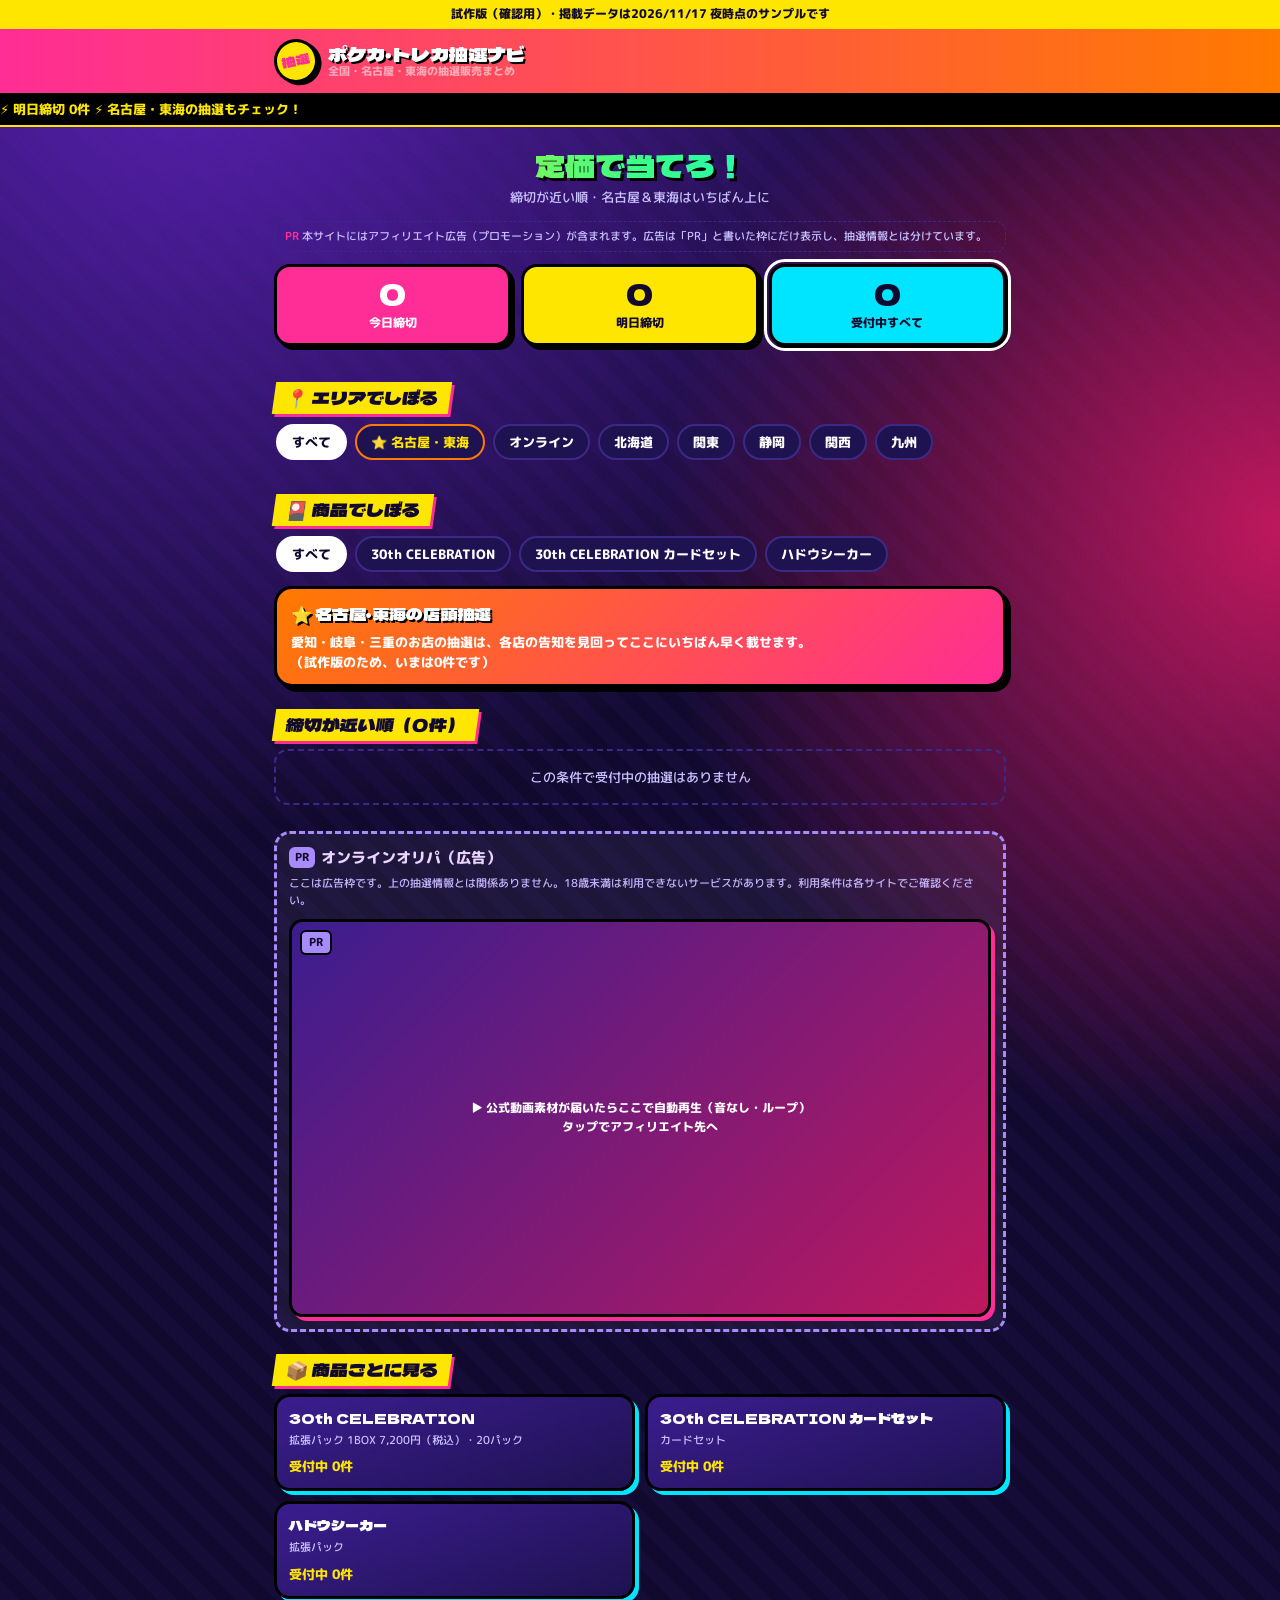
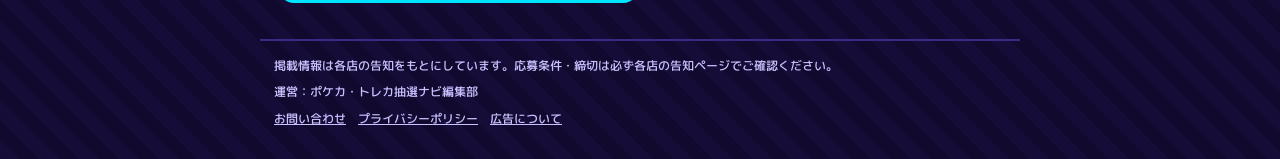
<file: index.html>
<!DOCTYPE html>
<html lang="ja">
<head>
<meta charset="utf-8">
<meta name="viewport" content="width=device-width, initial-scale=1">
<title>ポケカ・トレカ抽選ナビ｜全国・名古屋・東海の抽選販売まとめ</title>
<meta name="robots" content="noindex">
<meta name="description" content="ポケカ（ポケモンカード）の抽選販売・予約・再販情報を締切が近い順にまとめています。全国のオンライン抽選に加え、名古屋・愛知・岐阜・三重の店頭抽選もくわしく掲載。">
<link rel="preconnect" href="https://fonts.googleapis.com"><link rel="preconnect" href="https://fonts.gstatic.com" crossorigin>
<link href="https://fonts.googleapis.com/css2?family=Dela+Gothic+One&family=M+PLUS+Rounded+1c:wght@500;800&display=swap" rel="stylesheet">
<style>
:root{--bg:#120a2e;--ink:#fff;--sub:#c9c2ff;--y:#ffe600;--pk:#ff2d95;--cy:#00e5ff;--or:#ff7a00;--gr:#39ff88;--card:#1e1250;--line:#3b2a85}
*{box-sizing:border-box}
body{margin:0;font-family:"M PLUS Rounded 1c",system-ui,sans-serif;font-weight:500;color:var(--ink);line-height:1.55;font-size:15px;
background:radial-gradient(circle at 15% 0%,#5b21b6 0,transparent 40%),radial-gradient(circle at 100% 30%,#be185d 0,transparent 35%),repeating-linear-gradient(45deg,#160c38 0 14px,#120a2e 14px 28px)}
a{color:var(--y)}
.disp{font-family:"Dela Gothic One",sans-serif;font-weight:400;letter-spacing:.02em}
.proto{background:var(--y);color:#120a2e;font-size:12px;text-align:center;padding:5px;font-weight:800}
header{position:sticky;top:0;z-index:5;background:linear-gradient(90deg,var(--pk),var(--or));box-shadow:0 4px 0 #000}
.hd{max-width:760px;margin:auto;padding:10px 14px;display:flex;align-items:center;gap:10px}
.logo{width:44px;height:44px;border-radius:50%;background:var(--y);border:3px solid #000;display:grid;place-items:center;font-family:"Dela Gothic One";color:var(--pk);font-size:14px;transform:rotate(-12deg);box-shadow:3px 3px 0 #000}
.ttl{font-family:"Dela Gothic One";font-size:19px;line-height:1.15;text-shadow:2px 2px 0 #000}
.ttl small{display:block;font-family:"M PLUS Rounded 1c";font-weight:800;font-size:11px;text-shadow:none;color:#fff8}
.ticker{background:#000;color:var(--y);overflow:hidden;white-space:nowrap;font-weight:800;font-size:13px;border-bottom:2px solid var(--y)}
.ticker span{display:inline-block;padding:6px 0;animation:tk 28s linear infinite}
@keyframes tk{from{transform:translateX(100vw)}to{transform:translateX(-100%)}}
main{max-width:760px;margin:auto;padding:14px 14px 40px}
.hero{text-align:center;margin:6px 0 14px}
.hero .big{font-family:"Dela Gothic One";font-size:30px;line-height:1.2;background:linear-gradient(90deg,var(--y),var(--gr),var(--cy));-webkit-background-clip:text;background-clip:text;color:transparent;filter:drop-shadow(3px 3px 0 #000)}
.hero p{margin:4px 0 0;font-size:13px;color:var(--sub)}
.pr-note{font-size:11px;color:var(--sub);border:1px dashed var(--line);border-radius:10px;padding:6px 10px;margin-bottom:12px}
.pr-note b{color:var(--pk)}
.sum{display:grid;grid-template-columns:repeat(3,1fr);gap:10px;margin-bottom:14px}
.sum button{border:3px solid #000;border-radius:16px;padding:10px 4px;font:inherit;cursor:pointer;text-align:center;box-shadow:4px 4px 0 #000;transition:transform .1s;color:#120a2e}
.sum button:active{transform:translate(3px,3px);box-shadow:1px 1px 0 #000}
.sum .today{background:var(--pk);color:#fff}
.sum button[data-f=tmr]{background:var(--y)}
.sum button[data-f=open]{background:var(--cy)}
.sum button.on{outline:3px solid #fff;outline-offset:2px}
.sum .n{display:block;font-family:"Dela Gothic One";font-size:30px;line-height:1.1}
.sum .l{font-size:12px;font-weight:800}
h2{font-family:"Dela Gothic One";font-weight:400;font-size:18px;margin:22px 0 8px;display:inline-block;background:var(--y);color:#120a2e;padding:2px 12px;transform:skew(-8deg);box-shadow:3px 3px 0 var(--pk)}
.chips{display:flex;gap:8px;overflow-x:auto;padding:2px 2px 6px;margin-bottom:6px;scrollbar-width:none}
.chips button{flex:none;border:2px solid var(--line);background:var(--card);color:#fff;border-radius:999px;padding:6px 14px;font:inherit;font-size:13px;font-weight:800;cursor:pointer;white-space:nowrap}
.chips button.on{background:#fff;color:#120a2e;border-color:#fff}
.chips button.tk{border-color:var(--or);color:var(--y)}
.chips button.tk.on{background:var(--or);color:#fff;border-color:#000;box-shadow:2px 2px 0 #000}
.list{display:flex;flex-direction:column;gap:12px}
.item{background:var(--card);border:3px solid #000;border-radius:18px;padding:12px;box-shadow:5px 5px 0 #000;position:relative;overflow:hidden}
.item::before{content:"";position:absolute;left:0;top:0;bottom:0;width:7px;background:var(--cy)}
.item.s-today::before{background:var(--pk)}.item.s-tmr::before{background:var(--y)}.item.tk::before{background:var(--or)}
.item.tk{border-color:var(--or)}
.row1{display:flex;justify-content:space-between;gap:8px;align-items:flex-start;padding-left:6px}
.prod{font-family:"Dela Gothic One";font-size:16px;line-height:1.3}
.shop{font-size:13px;color:var(--sub);margin-top:2px;font-weight:800}
.badge{flex:none;font-size:12px;font-weight:800;border-radius:8px;padding:4px 9px;white-space:nowrap;border:2px solid #000;transform:rotate(3deg)}
.b-today{background:var(--pk);color:#fff;animation:pul 1s ease-in-out infinite alternate}
@keyframes pul{to{transform:rotate(3deg) scale(1.08)}}
.b-tmr{background:var(--y);color:#120a2e}
.b-open{background:var(--gr);color:#120a2e}
.tags{display:flex;flex-wrap:wrap;gap:5px;margin:8px 0;padding-left:6px}
.tag{font-size:11px;border-radius:6px;padding:2px 7px;background:#ffffff18;color:#e9e5ff;font-weight:800}
.tag.area-tk{background:var(--or);color:#fff}
.meta{font-size:12px;color:#fff;display:flex;flex-wrap:wrap;gap:10px;padding-left:6px;font-weight:800}
.meta .cd{color:var(--y)}
.go{display:block;margin-top:10px;text-align:center;background:linear-gradient(90deg,var(--y),var(--or));color:#120a2e;text-decoration:none;font-family:"Dela Gothic One";font-size:15px;border-radius:12px;padding:10px;border:3px solid #000;box-shadow:3px 3px 0 #000}
.go.off{background:#555;color:#bbb;pointer-events:none}
.empty{border:2px dashed var(--line);border-radius:14px;padding:16px;text-align:center;color:var(--sub);font-size:13px}
.tokai-box{background:linear-gradient(135deg,var(--or),var(--pk));border:3px solid #000;border-radius:18px;padding:12px 14px;margin-top:8px;box-shadow:5px 5px 0 #000}
.tokai-box h3{margin:0 0 4px;font-family:"Dela Gothic One";font-weight:400;font-size:17px;text-shadow:2px 2px 0 #000}
.tokai-box p{margin:0;font-size:13px;font-weight:800}
.prsec{margin-top:26px;border:3px dashed #a78bfa;background:#ffffff0d;border-radius:16px;padding:12px}
.prsec .hdr{display:flex;align-items:center;gap:6px;font-weight:800;color:#e9d5ff}
.prsec .hdr span{font-size:11px;background:#a78bfa;color:#120a2e;border-radius:6px;padding:2px 6px}
.prsec p{font-size:11px;color:#c4b5fd;margin:6px 0 10px}
.prcard{border:1px dashed #a78bfa;border-radius:10px;padding:12px;text-align:center;color:#c4b5fd;font-size:13px}
.prvideo{position:relative;display:block;border:3px solid #000;border-radius:14px;overflow:hidden;box-shadow:4px 4px 0 var(--pk);text-decoration:none}
.prvideo video,.prvbox{display:block;width:100%;aspect-ratio:16/9;object-fit:cover;background:linear-gradient(135deg,#3b1d8f,#be185d)}
.prvbox{display:grid;place-items:center;text-align:center;color:#fff;font-size:12px;font-weight:800;padding:10px}
.prlabel{position:absolute;left:8px;top:8px;z-index:2;background:#a78bfa;color:#120a2e;font-size:11px;font-weight:800;border-radius:6px;padding:2px 7px;border:2px solid #000}
.prcta{display:block;margin-top:10px;text-align:center;background:linear-gradient(90deg,var(--pk),var(--or));color:#fff;text-decoration:none;font-family:"Dela Gothic One";font-size:16px;border-radius:12px;padding:11px;border:3px solid #000;box-shadow:3px 3px 0 #000}
.prods{display:grid;grid-template-columns:1fr 1fr;gap:10px}
.pcard{background:linear-gradient(160deg,#3b1d8f,#1e1250);border:3px solid #000;border-radius:16px;padding:12px;cursor:pointer;box-shadow:4px 4px 0 var(--cy)}
.pcard b{display:block;font-family:"Dela Gothic One";font-weight:400;font-size:14px;line-height:1.3}
.pcard small{color:var(--sub);font-size:11px}
.pcard .cnt{margin-top:6px;font-size:13px;font-weight:800;color:var(--y)}
footer{max-width:760px;margin:auto;padding:16px 14px 30px;font-size:12px;color:var(--sub);border-top:2px solid var(--line)}
footer a{color:var(--sub);margin-right:12px}
</style>
</head>
<body>
<div class="proto">試作版（確認用）・掲載データは2026/11/17 夜時点のサンプルです</div>
<header><div class="hd"><div class="logo">抽選</div><div class="ttl">ポケカ・トレカ抽選ナビ<small>全国・名古屋・東海の抽選販売まとめ</small></div></div></header>
<div class="ticker"><span id="tick">⚡ 抽選情報を更新中 ⚡</span></div>
<main>
  <div class="hero"><div class="big">定価で当てろ！</div><p>締切が近い順・名古屋＆東海はいちばん上に</p></div>
  <div class="pr-note"><b>PR</b> 本サイトにはアフィリエイト広告（プロモーション）が含まれます。広告は「PR」と書いた枠にだけ表示し、抽選情報とは分けています。</div>

  <div class="sum">
    <button class="today" data-f="today"><span class="n" id="nToday">0</span><span class="l">今日締切</span></button>
    <button data-f="tmr"><span class="n" id="nTmr">0</span><span class="l">明日締切</span></button>
    <button class="on" data-f="open"><span class="n" id="nOpen">0</span><span class="l">受付中すべて</span></button>
  </div>

  <h2>📍 エリアでしぼる</h2>
  <div class="chips" id="areaChips"></div>

  <h2>🎴 商品でしぼる</h2>
  <div class="chips" id="prodChips"></div>

  <div id="tokaiBox"></div>

  <h2 id="listTitle">締切が近い順</h2>
  <div class="list" id="list"></div>

  <section class="prsec" aria-label="広告">
    <div class="hdr"><span>PR</span>オンラインオリパ（広告）</div>
    <p>ここは広告枠です。上の抽選情報とは関係ありません。18歳未満は利用できないサービスがあります。利用条件は各サイトでご確認ください。</p>
    <!-- 動画枠：A8で提携後、広告主の公式動画素材を入れる。data-video に動画ファイル、data-href にアフィリエイトのリンク -->
    <a class="prvideo" id="prVideo" data-video="" data-href="" href="#" rel="sponsored noopener" target="_blank">
      <span class="prlabel">PR</span>
      <div class="prvbox"><span>▶ 公式動画素材が届いたらここで自動再生（音なし・ループ）<br>タップでアフィリエイト先へ</span></div>
    </a>
    <a class="prcta" id="prCta" href="#" rel="sponsored noopener" target="_blank">今すぐチェック →</a>
  </section>

  <h2>📦 商品ごとに見る</h2>
  <div class="prods" id="prods"></div>
</main>
<footer>
  <div>掲載情報は各店の告知をもとにしています。応募条件・締切は必ず各店の告知ページでご確認ください。</div>
  <div style="margin-top:8px">運営：ポケカ・トレカ抽選ナビ編集部</div>
  <div style="margin-top:8px"><a href="#">お問い合わせ</a><a href="#">プライバシーポリシー</a><a href="#">広告について</a></div>
</footer>

<script>
// 試作データ（2026/11/17 夜時点）。本番では data/lotteries.json に分けて毎日更新する
const PRODUCTS = {
  "30th": {name:"30th CELEBRATION", sub:"拡張パック 1BOX 7,200円（税込）・20パック"},
  "30th-set": {name:"30th CELEBRATION カードセット", sub:"カードセット"},
  "hadou": {name:"ハドウシーカー", sub:"拡張パック"}
};
const AREAS = ["東海","オンライン","北海道","関東","静岡","関西","九州"];
const TOKAI = ["東海"];
const L = [
 {p:"30th",shop:"トレカオーシャン",area:"オンライン",type:"オンライン抽選",cond:["会員登録","本人確認","SNS応募"],end:"2026-11-17T23:59",ann:"11/20",url:"https://livepocket.jp/e/qatvd"},
 {p:"30th-set",shop:"CBトレコロ",area:"オンライン",type:"オンライン抽選",cond:["会員登録"],end:"2026-11-17T23:59",ann:"",url:"https://x.com/pokecasukkyanen/status/2120748994209157494"},
 {p:"hadou",shop:"ゲームプラザ元気（滋賀）",area:"関西",type:"オンライン抽選",cond:["本人確認","数量限定"],end:"2026-11-17T23:59",ann:"11/19",url:"https://docs.google.com/forms/d/e/1FAIpQLSdGc6NLtiRFwcBdSgcZkejWOGrdMsgS4vqkcKdqhzYSbkwDRQ/viewform"},
 {p:"30th",shop:"カードラボ 札幌店",area:"北海道",type:"オンライン抽選",cond:["本人確認","SNS応募"],end:"2026-11-18T23:59",ann:"11/19",url:"https://x.com/sappo_labo/status/2121898027292189033"},
 {p:"30th",shop:"キデイランド 大阪梅田店",area:"関西",type:"オンライン抽選",cond:["会員登録","本人確認"],end:"2026-11-18T23:59",ann:"11/25",url:"https://livepocket.jp/e/ek1k8"},
 {p:"30th",shop:"楽天ブックス",area:"オンライン",type:"オンライン抽選",cond:["会員登録"],end:"2026-11-18T23:59",ann:"",url:"https://books.rakuten.co.jp/rb/18595282/"},
 {p:"30th-set",shop:"キデイランド 二子玉川店",area:"関東",type:"オンライン抽選",cond:["会員登録","本人確認"],end:"2026-11-18T23:59",ann:"11/25",url:"https://livepocket.jp/e/jptpy"},
 {p:"hadou",shop:"キデイランド 清水店",area:"静岡",type:"オンライン抽選",cond:["会員登録","本人確認"],end:"2026-11-18T23:59",ann:"11/25",url:"https://livepocket.jp/e/og9ju"},
 {p:"hadou",shop:"キデイランド 大阪梅田店",area:"関西",type:"オンライン抽選",cond:["会員登録","本人確認"],end:"2026-11-18T23:59",ann:"11/25",url:"https://livepocket.jp/e/y3yhq"},
 {p:"hadou",shop:"キデイランド ららぽーとEXPOCITY店",area:"関西",type:"オンライン抽選",cond:["会員登録","本人確認"],end:"2026-11-18T23:59",ann:"11/25",url:"https://livepocket.jp/e/spp67"},
 {p:"hadou",shop:"キデイランド 京都四条河原町店",area:"関西",type:"オンライン抽選",cond:["会員登録","本人確認"],end:"2026-11-18T23:59",ann:"11/25",url:"https://livepocket.jp/e/wjgu1"},
 {p:"hadou",shop:"キデイランド 三宮店",area:"関西",type:"オンライン抽選",cond:["会員登録","本人確認"],end:"2026-11-18T23:59",ann:"11/25",url:"https://livepocket.jp/e/np5on"},
 {p:"hadou",shop:"キデイランド 原宿店",area:"関東",type:"オンライン抽選",cond:["会員登録","本人確認"],end:"2026-11-18T23:59",ann:"11/25",url:"https://livepocket.jp/e/0d5mm"},
 {p:"hadou",shop:"キデイランド 吉祥寺店",area:"関東",type:"オンライン抽選",cond:["会員登録","本人確認"],end:"2026-11-18T23:59",ann:"11/25",url:"https://livepocket.jp/e/4ywaz"},
 {p:"hadou",shop:"キデイランド 二子玉川店",area:"関東",type:"オンライン抽選",cond:["会員登録","本人確認"],end:"2026-11-18T23:59",ann:"11/25",url:"https://livepocket.jp/e/haqf_"},
 {p:"hadou",shop:"キデイランド アミュプラザくまもと店",area:"九州",type:"オンライン抽選",cond:["会員登録","本人確認"],end:"2026-11-18T23:59",ann:"11/25",url:""},
 {p:"30th",shop:"CBトレコロ",area:"オンライン",type:"オンライン抽選",cond:["会員登録"],end:"2026-12-01T23:59",ann:"",url:"https://x.com/pokecasukkyanen/status/2120748994209157494"}
];

let fStat="open", fArea="すべて", fProd="すべて";
const jst = s => new Date(s+":00+09:00");
function dayKey(d){return new Date(d.getTime()+9*3600e3).toISOString().slice(0,10)}
function status(x){
  const now=new Date(), e=jst(x.end);
  if(e<now) return "end";
  const t=dayKey(now), ed=dayKey(e), tm=dayKey(new Date(now.getTime()+864e5));
  if(ed===t) return "today"; if(ed===tm) return "tmr"; return "open";
}
function left(x){
  const ms=jst(x.end)-new Date(); if(ms<=0) return "受付終了";
  const h=Math.floor(ms/36e5); if(h<1) return "残り1時間未満"; if(h<24) return "残り"+h+"時間";
  return "残り"+Math.floor(h/24)+"日";
}
function fmt(x){const d=jst(x.end);const w="日月火水木金土"[new Date(d.getTime()+9*3600e3).getUTCDay()];const k=dayKey(d).slice(5).replace("-","/").replace(/^0/,"");return k+"("+w+") "+x.end.slice(11)}
const isTokai=a=>TOKAI.includes(a);

function renderChips(){
  const ac=document.getElementById("areaChips");
  ac.innerHTML=["すべて",...AREAS].map(a=>`<button class="${a===fArea?"on":""} ${isTokai(a)?"tk":""}" data-a="${a}">${isTokai(a)?"⭐ 名古屋・東海":a}</button>`).join("");
  ac.querySelectorAll("button").forEach(b=>b.onclick=()=>{fArea=b.dataset.a;render()});
  const pc=document.getElementById("prodChips");
  pc.innerHTML=["すべて",...Object.keys(PRODUCTS)].map(p=>`<button class="${p===fProd?"on":""}" data-p="${p}">${p==="すべて"?"すべて":PRODUCTS[p].name}</button>`).join("");
  pc.querySelectorAll("button").forEach(b=>b.onclick=()=>{fProd=b.dataset.p;render()});
  document.querySelectorAll(".sum button").forEach(b=>{b.classList.toggle("on",b.dataset.f===fStat);b.onclick=()=>{fStat=b.dataset.f;render()}});
}
function render(){
  const live=L.filter(x=>status(x)!=="end");
  document.getElementById("nToday").textContent=live.filter(x=>status(x)==="today").length;
  document.getElementById("nTmr").textContent=live.filter(x=>status(x)==="tmr").length;
  document.getElementById("nOpen").textContent=live.length;
  renderChips();
  let v=live.filter(x=>(fStat==="open"||status(x)===fStat)&&(fArea==="すべて"||x.area===fArea)&&(fProd==="すべて"||x.p===fProd));
  v.sort((a,b)=>(isTokai(b.area)-isTokai(a.area))||(jst(a.end)-jst(b.end)));
  const t={today:"今日締切",tmr:"明日締切",open:"締切が近い順"}[fStat];
  document.getElementById("listTitle").textContent=(fArea==="すべて"?"":(isTokai(fArea)?"名古屋・東海":fArea)+"・")+t+"（"+v.length+"件）";
  document.getElementById("tokaiBox").innerHTML = isTokai(fArea)||fArea==="すべて" ? `<div class="tokai-box"><h3>⭐ 名古屋・東海の店頭抽選</h3><p>愛知・岐阜・三重のお店の抽選は、各店の告知を見回ってここにいちばん早く載せます。${live.some(x=>isTokai(x.area))?"":"<br>（試作版のため、いまは0件です）"}</p></div>`:"";
  const td=live.filter(x=>status(x)==="today");document.getElementById("tick").textContent=td.length?"🚨 今日締切 "+td.length+"件！ "+td.map(x=>PRODUCTS[x.p].name+"＠"+x.shop).join("　／　"):"⚡ 明日締切 "+live.filter(x=>status(x)==="tmr").length+"件 ⚡ 名古屋・東海の抽選もチェック！";
  const el=document.getElementById("list");
  if(!v.length){el.innerHTML=`<div class="empty">この条件で受付中の抽選はありません</div>`}
  else el.innerHTML=v.map(x=>{const s=status(x);const bc={today:"b-today",tmr:"b-tmr",open:"b-open"}[s];const bl={today:"今日締切",tmr:"明日締切",open:"受付中"}[s];
    return `<article class="item s-${s} ${isTokai(x.area)?"tk":""}"><div class="row1"><div><div class="prod">${PRODUCTS[x.p].name}</div><div class="shop">${x.shop}</div></div><span class="badge ${bc}">${bl}</span></div>
    <div class="tags"><span class="tag ${isTokai(x.area)?"area-tk":""}">${x.area}</span><span class="tag">${x.type}</span>${x.cond.map(c=>`<span class="tag">${c}</span>`).join("")}</div>
    <div class="meta"><span>⏰ 締切 ${fmt(x)}</span><span class="cd">🔥 ${left(x)}</span>${x.ann?`<span>📣 発表 ${x.ann}</span>`:""}</div>
    ${x.url?`<a class="go" href="${x.url}" target="_blank" rel="noopener">お店の応募ページを開く</a>`:`<span class="go off">応募ページを確認中</span>`}</article>`}).join("");
  document.getElementById("prods").innerHTML=Object.entries(PRODUCTS).map(([k,p])=>`<div class="pcard" data-p="${k}"><b>${p.name}</b><small>${p.sub}</small><div class="cnt">受付中 ${live.filter(x=>x.p===k).length}件</div></div>`).join("");
  document.querySelectorAll(".pcard").forEach(c=>c.onclick=()=>{fProd=c.dataset.p;fStat="open";render();window.scrollTo({top:0,behavior:"smooth"})});
}
render(); setInterval(render,60000);
// PR動画：data-video と data-href が入ったら、音なし自動ループ再生＋タップでリンク先へ
(function(){const a=document.getElementById("prVideo"),c=document.getElementById("prCta");const v=a.dataset.video,h=a.dataset.href;
  if(!h){a.removeAttribute("href");c.style.display="none";return}
  a.href=h;c.href=h;
  if(v){a.querySelector(".prvbox").outerHTML=`<video src="${v}" autoplay muted loop playsinline preload="metadata"></video>`}})();
</script>
</body>
</html>
</file>
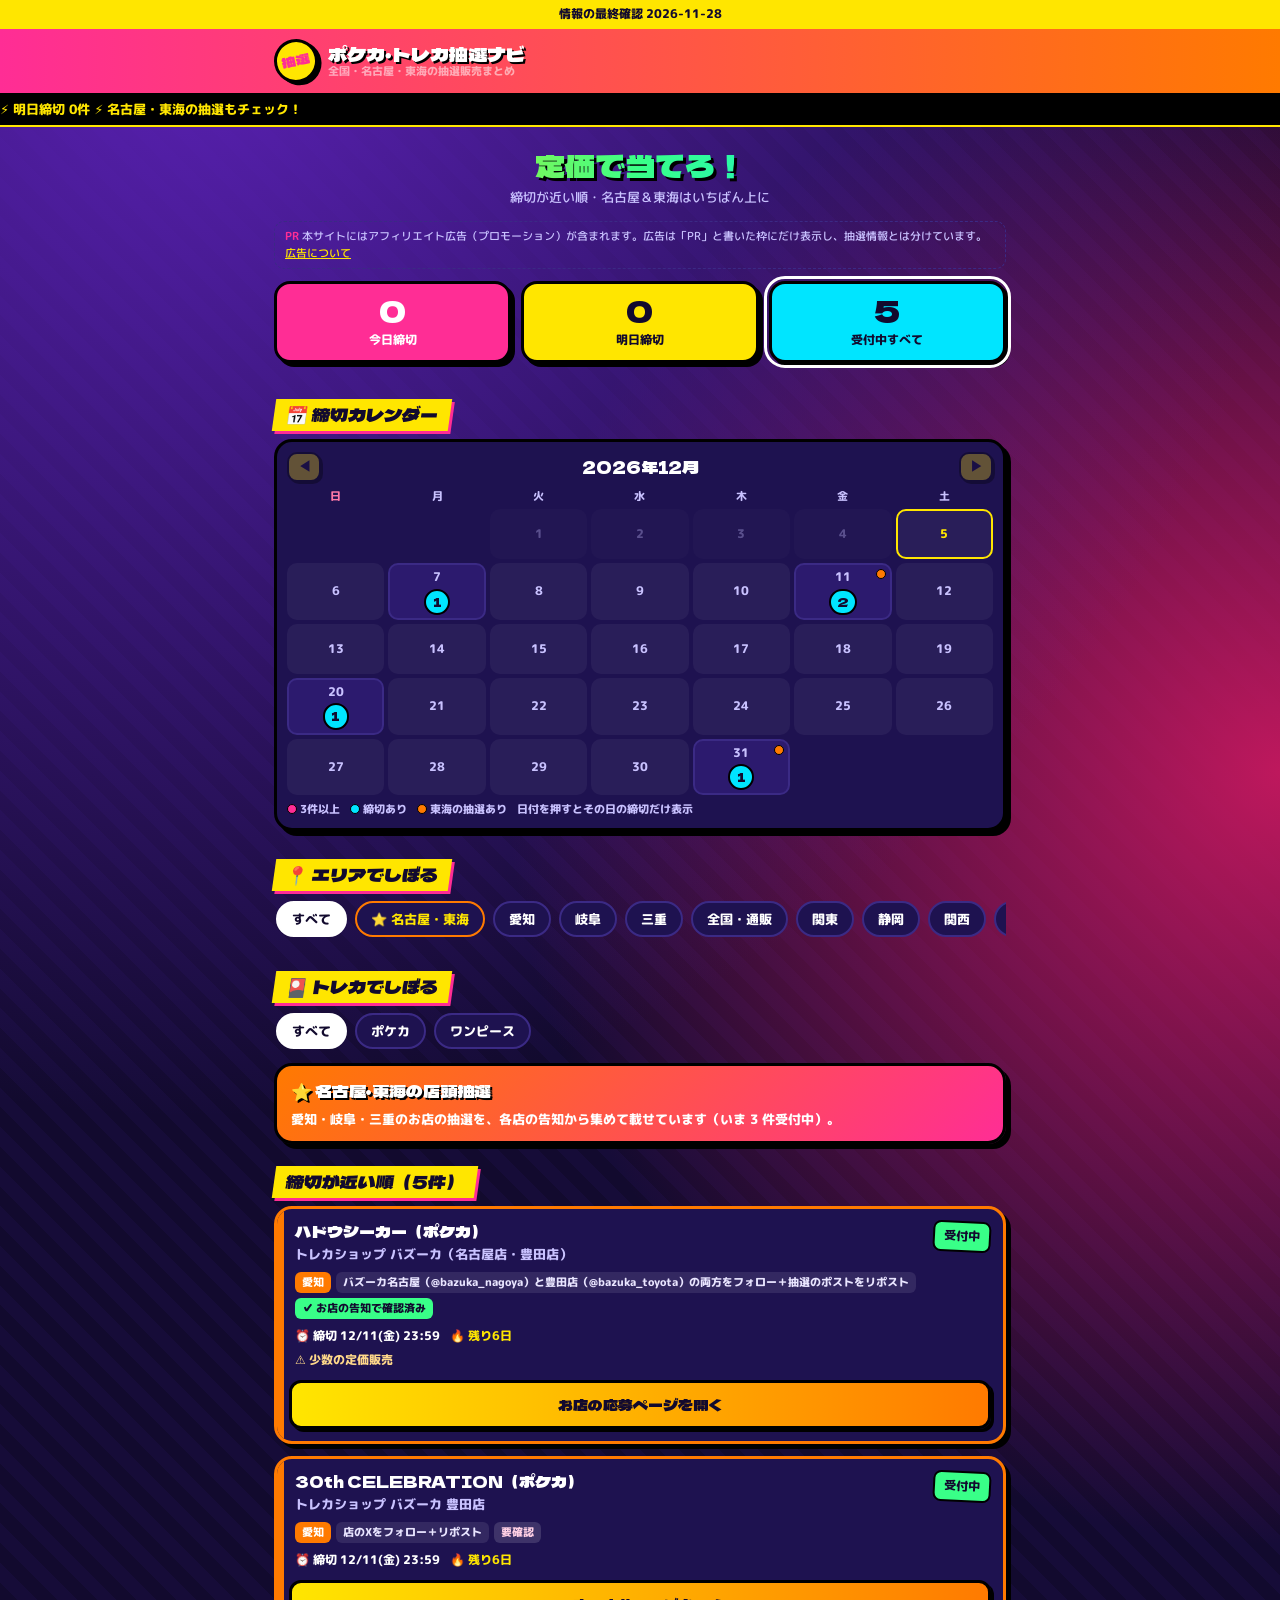
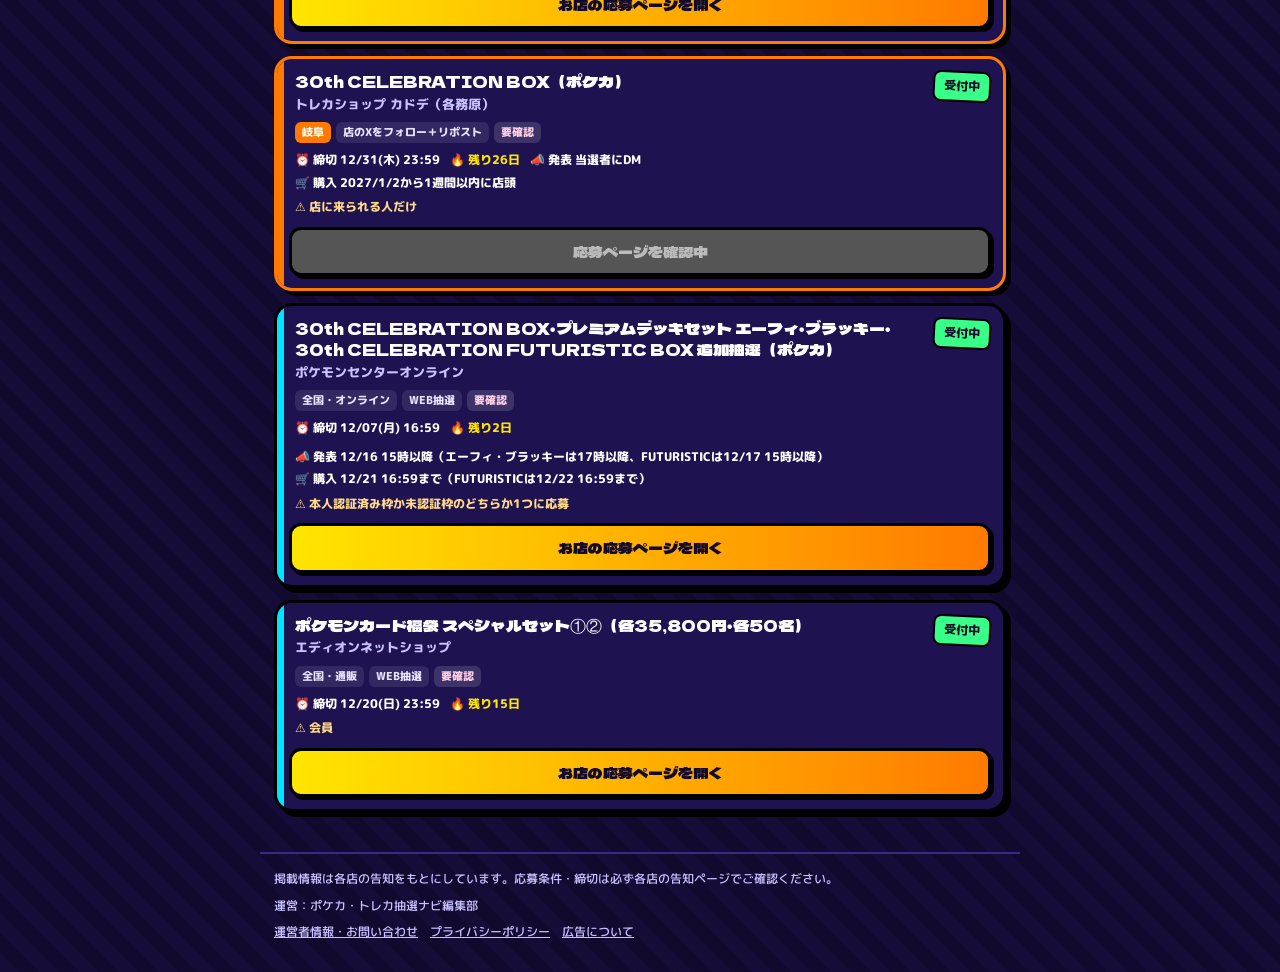
<file: site/index.html>
<!DOCTYPE html>
<html lang="ja">
<head>
<meta charset="utf-8">
<meta name="viewport" content="width=device-width, initial-scale=1">
<title>ポケカ・トレカ抽選ナビ｜全国・名古屋・東海の抽選販売まとめ</title>
<link rel="canonical" href="https://pokeca-chusen-navi.pages.dev/">
<meta property="og:title" content="ポケカ・トレカ抽選ナビ｜全国・名古屋・東海の抽選販売まとめ">
<meta property="og:description" content="ポケカの抽選販売・予約・再販情報を締切が近い順にまとめ。名古屋・愛知・岐阜・三重の店頭抽選もくわしく。">
<meta property="og:type" content="website">
<meta property="og:url" content="https://pokeca-chusen-navi.pages.dev/">
<meta name="twitter:card" content="summary">
<meta name="description" content="ポケカ（ポケモンカード）の抽選販売・予約・再販情報を締切が近い順にまとめています。全国のオンライン抽選に加え、名古屋・愛知・岐阜・三重の店頭抽選もくわしく掲載。">
<link rel="preconnect" href="https://fonts.googleapis.com"><link rel="preconnect" href="https://fonts.gstatic.com" crossorigin>
<link href="https://fonts.googleapis.com/css2?family=Dela+Gothic+One&family=M+PLUS+Rounded+1c:wght@500;800&display=swap" rel="stylesheet">
<style>
:root{--bg:#120a2e;--ink:#fff;--sub:#c9c2ff;--y:#ffe600;--pk:#ff2d95;--cy:#00e5ff;--or:#ff7a00;--gr:#39ff88;--card:#1e1250;--line:#3b2a85}
*{box-sizing:border-box}
body{margin:0;font-family:"M PLUS Rounded 1c",system-ui,sans-serif;font-weight:500;color:var(--ink);line-height:1.55;font-size:15px;
background:radial-gradient(circle at 15% 0%,#5b21b6 0,transparent 40%),radial-gradient(circle at 100% 30%,#be185d 0,transparent 35%),repeating-linear-gradient(45deg,#160c38 0 14px,#120a2e 14px 28px)}
a{color:var(--y)}
.disp{font-family:"Dela Gothic One",sans-serif;font-weight:400;letter-spacing:.02em}
.proto{background:var(--y);color:#120a2e;font-size:12px;text-align:center;padding:5px;font-weight:800}
header{position:sticky;top:0;z-index:5;background:linear-gradient(90deg,var(--pk),var(--or));box-shadow:0 4px 0 #000}
.hd{max-width:760px;margin:auto;padding:10px 14px;display:flex;align-items:center;gap:10px}
.logo{width:44px;height:44px;border-radius:50%;background:var(--y);border:3px solid #000;display:grid;place-items:center;font-family:"Dela Gothic One";color:var(--pk);font-size:14px;transform:rotate(-12deg);box-shadow:3px 3px 0 #000}
.ttl{font-family:"Dela Gothic One";font-size:19px;line-height:1.15;text-shadow:2px 2px 0 #000}
.ttl small{display:block;font-family:"M PLUS Rounded 1c";font-weight:800;font-size:11px;text-shadow:none;color:#fff8}
.ticker{background:#000;color:var(--y);overflow:hidden;white-space:nowrap;font-weight:800;font-size:13px;border-bottom:2px solid var(--y)}
.ticker span{display:inline-block;padding:6px 0;animation:tk 28s linear infinite}
@keyframes tk{from{transform:translateX(100vw)}to{transform:translateX(-100%)}}
main{max-width:760px;margin:auto;padding:14px 14px 40px}
.hero{text-align:center;margin:6px 0 14px}
.hero .big{font-family:"Dela Gothic One";font-size:30px;line-height:1.2;background:linear-gradient(90deg,var(--y),var(--gr),var(--cy));-webkit-background-clip:text;background-clip:text;color:transparent;filter:drop-shadow(3px 3px 0 #000)}
.hero p{margin:4px 0 0;font-size:13px;color:var(--sub)}
.pr-note{font-size:11px;color:var(--sub);border:1px dashed var(--line);border-radius:10px;padding:6px 10px;margin-bottom:12px}
.pr-note b{color:var(--pk)}
.sum{display:grid;grid-template-columns:repeat(3,1fr);gap:10px;margin-bottom:14px}
.sum button{border:3px solid #000;border-radius:16px;padding:10px 4px;font:inherit;cursor:pointer;text-align:center;box-shadow:4px 4px 0 #000;transition:transform .1s;color:#120a2e}
.sum button:active{transform:translate(3px,3px);box-shadow:1px 1px 0 #000}
.sum .today{background:var(--pk);color:#fff}
.sum button[data-f=tmr]{background:var(--y)}
.sum button[data-f=open]{background:var(--cy)}
.sum button.on{outline:3px solid #fff;outline-offset:2px}
.sum .n{display:block;font-family:"Dela Gothic One";font-size:30px;line-height:1.1}
.sum .l{font-size:12px;font-weight:800}
h2{font-family:"Dela Gothic One";font-weight:400;font-size:18px;margin:22px 0 8px;display:inline-block;background:var(--y);color:#120a2e;padding:2px 12px;transform:skew(-8deg);box-shadow:3px 3px 0 var(--pk)}
.chips{display:flex;gap:8px;overflow-x:auto;padding:2px 2px 6px;margin-bottom:6px;scrollbar-width:none}
.chips button{flex:none;border:2px solid var(--line);background:var(--card);color:#fff;border-radius:999px;padding:6px 14px;font:inherit;font-size:13px;font-weight:800;cursor:pointer;white-space:nowrap}
.chips button.on{background:#fff;color:#120a2e;border-color:#fff}
.chips button.tk{border-color:var(--or);color:var(--y)}
.chips button.tk.on{background:var(--or);color:#fff;border-color:#000;box-shadow:2px 2px 0 #000}
.list{display:flex;flex-direction:column;gap:12px}
.item{background:var(--card);border:3px solid #000;border-radius:18px;padding:12px;box-shadow:5px 5px 0 #000;position:relative;overflow:hidden}
.item::before{content:"";position:absolute;left:0;top:0;bottom:0;width:7px;background:var(--cy)}
.item.s-today::before{background:var(--pk)}.item.s-tmr::before{background:var(--y)}.item.tk::before{background:var(--or)}
.item.tk{border-color:var(--or)}
.row1{display:flex;justify-content:space-between;gap:8px;align-items:flex-start;padding-left:6px}
.prod{font-family:"Dela Gothic One";font-size:16px;line-height:1.3}
.shop{font-size:13px;color:var(--sub);margin-top:2px;font-weight:800}
.badge{flex:none;font-size:12px;font-weight:800;border-radius:8px;padding:4px 9px;white-space:nowrap;border:2px solid #000;transform:rotate(3deg)}
.b-today{background:var(--pk);color:#fff;animation:pul 1s ease-in-out infinite alternate}
@keyframes pul{to{transform:rotate(3deg) scale(1.08)}}
.b-tmr{background:var(--y);color:#120a2e}
.b-open{background:var(--gr);color:#120a2e}
.tags{display:flex;flex-wrap:wrap;gap:5px;margin:8px 0;padding-left:6px}
.tag{font-size:11px;border-radius:6px;padding:2px 7px;background:#ffffff18;color:#e9e5ff;font-weight:800}
.tag.ok{background:var(--gr);color:#120a2e}.tag.ng{background:#ffffff24;color:#ffd0e5}
.cond{margin:6px 0 0 6px;font-size:12px;color:#ffd98a;font-weight:800}
.tag.area-tk{background:var(--or);color:#fff}
.meta{font-size:12px;color:#fff;display:flex;flex-wrap:wrap;gap:10px;padding-left:6px;font-weight:800}
.meta .cd{color:var(--y)}
.go{display:block;margin-top:10px;text-align:center;background:linear-gradient(90deg,var(--y),var(--or));color:#120a2e;text-decoration:none;font-family:"Dela Gothic One";font-size:15px;border-radius:12px;padding:10px;border:3px solid #000;box-shadow:3px 3px 0 #000}
.go.off{background:#555;color:#bbb;pointer-events:none}
.empty{border:2px dashed var(--line);border-radius:14px;padding:16px;text-align:center;color:var(--sub);font-size:13px}
.tokai-box{background:linear-gradient(135deg,var(--or),var(--pk));border:3px solid #000;border-radius:18px;padding:12px 14px;margin-top:8px;box-shadow:5px 5px 0 #000}
.tokai-box h3{margin:0 0 4px;font-family:"Dela Gothic One";font-weight:400;font-size:17px;text-shadow:2px 2px 0 #000}
.tokai-box p{margin:0;font-size:13px;font-weight:800}
.prsec{margin-top:26px;border:3px dashed #a78bfa;background:#ffffff0d;border-radius:16px;padding:12px}
.prsec .hdr{display:flex;align-items:center;gap:6px;font-weight:800;color:#e9d5ff}
.prsec .hdr span{font-size:11px;background:#a78bfa;color:#120a2e;border-radius:6px;padding:2px 6px}
.prsec p{font-size:11px;color:#c4b5fd;margin:6px 0 10px}
.prcard{border:1px dashed #a78bfa;border-radius:10px;padding:12px;text-align:center;color:#c4b5fd;font-size:13px}
.prvideo{position:relative;display:block;border:3px solid #000;border-radius:14px;overflow:hidden;box-shadow:4px 4px 0 var(--pk);text-decoration:none}
.prvideo video,.prvbox{display:block;width:100%;aspect-ratio:16/9;object-fit:cover;background:linear-gradient(135deg,#3b1d8f,#be185d)}
.prvbox{display:grid;place-items:center;text-align:center;color:#fff;font-size:12px;font-weight:800;padding:10px}
.prlabel{position:absolute;left:8px;top:8px;z-index:2;background:#a78bfa;color:#120a2e;font-size:11px;font-weight:800;border-radius:6px;padding:2px 7px;border:2px solid #000}
.prcta{display:block;margin-top:10px;text-align:center;background:linear-gradient(90deg,var(--pk),var(--or));color:#fff;text-decoration:none;font-family:"Dela Gothic One";font-size:16px;border-radius:12px;padding:11px;border:3px solid #000;box-shadow:3px 3px 0 #000}
.prods{display:grid;grid-template-columns:1fr 1fr;gap:10px}
.pcard{background:linear-gradient(160deg,#3b1d8f,#1e1250);border:3px solid #000;border-radius:16px;padding:12px;cursor:pointer;box-shadow:4px 4px 0 var(--cy)}
.pcard b{display:block;font-family:"Dela Gothic One";font-weight:400;font-size:14px;line-height:1.3}
.pcard small{color:var(--sub);font-size:11px}
.pcard .cnt{margin-top:6px;font-size:13px;font-weight:800;color:var(--y)}
.cal{background:var(--card);border:3px solid #000;border-radius:18px;padding:10px;box-shadow:5px 5px 0 #000;margin-bottom:6px}
.calhd{display:flex;align-items:center;justify-content:space-between;margin-bottom:6px}
.calhd b{font-family:"Dela Gothic One";font-weight:400;font-size:17px}
.calhd button{border:2px solid #000;background:var(--y);color:#120a2e;border-radius:10px;width:34px;height:30px;font-weight:800;cursor:pointer;box-shadow:2px 2px 0 #000}
.calhd button:disabled{opacity:.3;cursor:default}
.calg{display:grid;grid-template-columns:repeat(7,1fr);gap:4px}
.calw{text-align:center;font-size:11px;font-weight:800;color:var(--sub)}
.calw:first-child{color:#ff7aa8}.calw:last-child{color:#7ad7ff}
.cd2{position:relative;min-height:50px;border-radius:10px;background:#ffffff0d;border:2px solid transparent;padding:3px 2px;text-align:center;font:inherit;color:#fff;cursor:default}
.cd2 .d{font-size:12px;font-weight:800;color:var(--sub)}
.cd2.past{opacity:.35}
.cd2.has{background:#2c1a6e;border-color:var(--line);cursor:pointer}
.cd2.has .n{display:inline-block;margin-top:2px;min-width:26px;border-radius:999px;background:var(--cy);color:#120a2e;font-family:"Dela Gothic One";font-size:13px;padding:1px 6px;border:2px solid #000}
.cd2.hot .n{background:var(--pk);color:#fff}
.cd2.tkd::after{content:"";position:absolute;top:4px;right:4px;width:8px;height:8px;border-radius:50%;background:var(--or);border:1px solid #000}
.cd2.today{border-color:var(--y)}
.cd2.today .d{color:var(--y)}
.cd2.sel{background:var(--y);border-color:#000}
.cd2.sel .d{color:#120a2e}
.callg{display:flex;flex-wrap:wrap;gap:10px;font-size:11px;color:var(--sub);margin-top:6px;font-weight:800}
.callg i{display:inline-block;width:10px;height:10px;border-radius:50%;vertical-align:-1px;margin-right:3px;border:1px solid #000}
.dayclr{display:none;margin:6px 0 0;border:2px solid #000;background:#fff;color:#120a2e;border-radius:999px;padding:5px 14px;font:inherit;font-size:13px;font-weight:800;cursor:pointer}
footer{max-width:760px;margin:auto;padding:16px 14px 30px;font-size:12px;color:var(--sub);border-top:2px solid var(--line)}
footer a{color:var(--sub);margin-right:12px}
</style>
</head>
<body>
<div class="proto">情報の最終確認 <span id="checked"></span></div>
<header><div class="hd"><div class="logo">抽選</div><div class="ttl">ポケカ・トレカ抽選ナビ<small>全国・名古屋・東海の抽選販売まとめ</small></div></div></header>
<div class="ticker"><span id="tick">⚡ 抽選情報を更新中 ⚡</span></div>
<main>
  <div class="hero"><div class="big">定価で当てろ！</div><p>締切が近い順・名古屋＆東海はいちばん上に</p></div>
  <div class="pr-note"><b>PR</b> 本サイトにはアフィリエイト広告（プロモーション）が含まれます。広告は「PR」と書いた枠にだけ表示し、抽選情報とは分けています。<a href="/ad-policy.html">広告について</a></div>

  <div class="sum">
    <button class="today" data-f="today"><span class="n" id="nToday">0</span><span class="l">今日締切</span></button>
    <button data-f="tmr"><span class="n" id="nTmr">0</span><span class="l">明日締切</span></button>
    <button class="on" data-f="open"><span class="n" id="nOpen">0</span><span class="l">受付中すべて</span></button>
  </div>

  <h2>📅 締切カレンダー</h2>
  <div class="cal">
    <div class="calhd"><button id="calPrev" aria-label="前の月">◀</button><b id="calTtl"></b><button id="calNext" aria-label="次の月">▶</button></div>
    <div class="calg" id="calG"></div>
    <div class="callg"><span><i style="background:var(--pk)"></i>3件以上</span><span><i style="background:var(--cy)"></i>締切あり</span><span><i style="background:var(--or)"></i>東海の抽選あり</span><span>日付を押すとその日の締切だけ表示</span></div>
  </div>
  <button class="dayclr" id="dayClr">✕ 日付のしぼりこみを解除</button>

  <h2>📍 エリアでしぼる</h2>
  <div class="chips" id="areaChips"></div>

  <h2>🎴 トレカでしぼる</h2>
  <div class="chips" id="prodChips"></div>

  <div id="tokaiBox"></div>

  <h2 id="listTitle">締切が近い順</h2>
  <div class="list" id="list"></div>

  <section class="prsec" id="prSec" aria-label="広告">
    <div class="hdr"><span>PR</span>オンラインオリパ（広告）</div>
    <p>ここは広告枠です。上の抽選情報とは関係ありません。18歳未満は利用できないサービスがあります。利用条件は各サイトでご確認ください。</p>
    <!-- 動画枠：A8で提携後、広告主の公式動画素材を入れる。data-video に動画ファイル、data-href にアフィリエイトのリンク -->
    <a class="prvideo" id="prVideo" data-video="" data-href="" href="#" rel="sponsored noopener" target="_blank">
      <span class="prlabel">PR</span>
      <div class="prvbox"><span>▶ 公式動画素材が届いたらここで自動再生（音なし・ループ）<br>タップでアフィリエイト先へ</span></div>
    </a>
    <a class="prcta" id="prCta" href="#" rel="sponsored noopener" target="_blank">今すぐチェック →</a>
  </section>

</main>
<footer>
  <div>掲載情報は各店の告知をもとにしています。応募条件・締切は必ず各店の告知ページでご確認ください。</div>
  <div style="margin-top:8px">運営：ポケカ・トレカ抽選ナビ編集部</div>
  <div style="margin-top:8px"><a href="/about.html">運営者情報・お問い合わせ</a><a href="/privacy.html">プライバシーポリシー</a><a href="/ad-policy.html">広告について</a></div>
</footer>

<script>
// 抽選データ（tools/sync.py が買取ナビの抽選データから作って、ここに埋め込む）
/*DATA-START*/const DATA={"checked":"2026-11-28","items":[{"pref":"愛知","shop":"HobbyMarket さとう店","item":"神の支配 OP-18（ワンピース）","game":"onepiece","method":"Web応募（LivePocket）","deadline":"2026-11-17","time":"21:00","result":"11/18","buy":"11/21 10:00〜11/23 21:00 店頭"},{"pref":"愛知","shop":"MINT名古屋店","item":"神の支配 OP-18（ワンピース）","game":"onepiece","method":"Googleフォーム","deadline":"2026-11-18","time":"23:59","result":"11/19前後（メール）","buy":"11/28 21:00までに来店","condition":"本人確認は運転免許証・マイナンバーカード","url":"https://x.com/mint_nagoya/status/2121195654290784266","verified":"2026-11-17"},{"pref":"愛知","shop":"MINT名古屋店","item":"ハドウシーカー（ポケカ） 1BOX","game":"pokeca","method":"Googleフォーム（店のXのフォロー＋対象ポストのリポストが必須）","deadline":"2026-11-24","time":"23:59","result":"11/25前後（当選者のみメール）","buy":"12/4 21:00までに来店","condition":"1人1回。本人確認は運転免許証・マイナンバーカード","url":"https://docs.google.com/forms/d/e/1FAIpQLSe1Cg5346OUiENnW8p3FgmO14wir06wnTff-MA3YrniZBb72A/viewform","verified":"2026-11-17"},{"pref":"愛知","shop":"トレカプラザ55 豊田店","item":"神の支配 OP-18（ワンピース）","game":"onepiece","method":"モバイル会員から応募","deadline":"2026-11-18","condition":"モバイル会員の登録が必要。締切の時刻・発表日は告知に記載なし","url":"https://x.com/tp55_revolution/status/2121505896845000984","verified":"2026-11-17"},{"pref":"愛知","shop":"カードボックス 刈谷店","item":"ハドウシーカー（ポケカ）","game":"pokeca","method":"店頭の注意書きを読んでQRコードから応募","deadline":"2026-11-18","condition":"11/2までにポイントカードに入会した人だけ","url":"https://x.com/CARDBOX_KARIYA/status/2117421510269022342","verified":"2026-11-17"},{"pref":"愛知","shop":"TCGショップ193（名駅店・椿店・大須店）","item":"ハドウシーカー（ポケカ） 1BOX","game":"pokeca","method":"Googleフォーム","deadline":"2026-11-19","time":"23:59","result":"当選者のみメール","buy":"11/21〜11/26に支払い、引き取りは7日以内","condition":"10/31までに入会した店頭会員だけ（通販の会員は対象外）。箱のフィルム・外箱なし","url":"https://docs.google.com/forms/d/e/1FAIpQLScyVCz7XSzFQ8L4EWUXfMzbnjYKd2P3TCOXoAjrp3Wy0Md2ag/viewform","verified":"2026-11-17"},{"pref":"愛知","shop":"TSUTAYA ウイングタウン岡崎店","item":"ハドウシーカー（ポケカ） 1BOX","game":"pokeca","method":"LivePocketで応募","deadline":"2026-11-19","time":"23:00","result":"11/23予定（メール）","buy":"11/27〜11/29 店頭","condition":"1人1回。本人確認あり。箱のフィルムは外して渡される","url":"https://livepocket.jp/e/xo13d","verified":"2026-11-17"},{"pref":"愛知","shop":"TSUTAYA 瀬戸店","item":"ハドウシーカー（ポケカ） 1BOX","game":"pokeca","method":"LivePocketで応募","deadline":"2026-11-19","time":"23:00","result":"11/23予定（メール）","buy":"11/27〜11/29 店頭","condition":"1人1回。本人確認あり。箱のフィルムは外して渡される","url":"https://livepocket.jp/e/gjqwb","verified":"2026-11-17"},{"pref":"愛知","shop":"TSUTAYA 春日井店","item":"ハドウシーカー（ポケカ） 1BOX","game":"pokeca","method":"LivePocketで応募","deadline":"2026-11-19","time":"23:00","result":"11/23予定（メール）","buy":"11/27〜11/29 店頭","condition":"1人1回。シリアルコードが必要。本人確認あり","url":"https://livepocket.jp/e/hjv8f","verified":"2026-11-17"},{"pref":"愛知","shop":"TSUTAYA ルビットタウン戸田店","item":"ハドウシーカー（ポケカ） 1BOX","game":"pokeca","method":"LivePocketで応募","deadline":"2026-11-19","time":"23:00","result":"11/23予定（メール）","buy":"11/27〜11/29 店頭","condition":"1人1回。シリアルコードが必要。本人確認あり","url":"https://livepocket.jp/e/pcjvn","verified":"2026-11-17"},{"pref":"愛知","shop":"ブックオフ（名古屋みなと店・新瑞橋駅前店・西友岡崎店）","item":"神の支配 OP-18（ワンピース）","game":"onepiece","method":"各店のXをフォロー＋リポスト","deadline":"2026-11-19","result":"11/20ごろまでにDM（岡崎）","buy":"11/21〜11/22 店頭（岡崎）","condition":"締切の時刻は各店の告知で確認"},{"pref":"愛知","shop":"BOOKOFF PLUS ヨシヅヤ新稲沢店","item":"神の支配 OP-18（ワンピース）","game":"onepiece","method":"店のXをフォロー＋リポスト","deadline":"2026-11-19","result":"11/20（当選者にDM）","buy":"11/21〜11/22 店頭","condition":"Xの抽選だけ（当日の一般販売・郵送なし）。1人1点、シュリンクは外して渡し","url":"https://x.com/bo_inazawa/status/2121198390847676625","verified":"2026-11-17"},{"pref":"愛知・岐阜ほか","shop":"買取王国","item":"ハドウシーカー（ポケカ）","game":"pokeca","method":"Googleフォーム（告知のQRコード）。近くの買取王国を選んで応募","deadline":"2026-11-19","result":"11/26","buy":"11/27〜11/30","condition":"アプリ会員限定。1人15パックまで（1パック200円）。1人1回","url":"https://x.com/okokutore/status/2118924757852958762","verified":"2026-11-17"},{"pref":"愛知","shop":"コーギーアール名古屋店","item":"30th CELEBRATION カードセット9種（ポケカ）","game":"pokeca","method":"店のXをフォロー＋リポスト","deadline":"2026-11-20","time":"23:59","result":"当選者にDM","condition":"全9種セット 10,800円（税込）","url":"https://x.com/corgi_nagoya/status/2120831245215248852","verified":"2026-11-17"},{"pref":"愛知","shop":"BOOKOFF PLUS ヨシヅヤ新稲沢店","item":"ハドウシーカー（ポケカ）","game":"pokeca","method":"店のXをフォロー＋リポスト","deadline":"2026-11-25","result":"11/26（DM）","buy":"11/27〜11/29 店頭","condition":"Xの抽選だけ（当日の一般販売・郵送なし）。1人1点、シュリンクは外して渡し。当選のDMとアカウントを店頭で確認","url":"https://x.com/bo_inazawa/status/2120441870107250752","verified":"2026-11-17"},{"pref":"愛知","shop":"トレカショップ バズーカ（名古屋店・豊田店）","item":"ハドウシーカー（ポケカ）","game":"pokeca","method":"バズーカ名古屋（@bazuka_nagoya）と豊田店（@bazuka_toyota）の両方をフォロー＋抽選のポストをリポスト","deadline":"2026-12-11","time":"23:59","condition":"少数の定価販売","url":"https://x.com/bazuka_nagoya/status/2113583740110909888","verified":"2026-11-17"},{"pref":"愛知","shop":"すまいるキング 岡崎店（カードボックス岡崎店）","item":"ハドウシーカー（ポケカ） 購入権","game":"pokeca","method":"店内に掲示のQRコードから応募（店頭抽選）","deadline":"2026-11-22","time":"23:59","url":"https://x.com/Cardbox_okazaki/status/2117424910691860802","verified":"2026-11-17"},{"pref":"岐阜","shop":"三洋堂トレカ館 中津川店","item":"スペシャルデッキセットMEGA（ポケカ）","game":"pokeca","method":"店のXをフォロー＋リポスト","deadline":"2026-11-17","time":"20:59","result":"11/19（DM）","buy":"11/20〜11/23 店頭","condition":"岐阜・長野に住んでいる人だけ","url":"https://x.com/sanyodoTCG_naka/status/2121151328185663893","verified":"2026-11-17"},{"pref":"岐阜","shop":"草叢BOOKS 各務原店","item":"神の支配 OP-18（ワンピース）","game":"onepiece","method":"店頭掲示のQRコードからLivePocketで応募","deadline":"2026-11-17","time":"21:00","result":"11/18","buy":"11/21〜11/23 店頭（9時〜21時）","condition":"LivePocket会員登録と、店頭の有人カウンターで配るシリアルコードが必要","url":"https://x.com/kusamura_toreca/status/2121030282354598013","verified":"2026-11-17"},{"pref":"岐阜","shop":"王の洞窟 岐南本店","item":"神の支配 OP-18（ワンピース） 1BOX","game":"onepiece","method":"Web応募","deadline":"2026-11-17","time":"21:30","result":"11/18","buy":"11/21〜11/23 店頭受け取りだけ"},{"pref":"岐阜","shop":"TSUTAYA 大垣店","item":"ハドウシーカー（ポケカ） 1BOX","game":"pokeca","method":"LivePocketで応募","deadline":"2026-11-19","time":"23:00","result":"11/23予定（メール）","buy":"11/27〜11/29 店頭","condition":"1人1回。シリアルコードが必要。本人確認あり","url":"https://livepocket.jp/e/r_9mb","verified":"2026-11-17"},{"pref":"岐阜","shop":"トレカショップ カドデ（各務原）","item":"30th CELEBRATION BOX（ポケカ）","game":"pokeca","method":"店のXをフォロー＋リポスト","deadline":"2026-12-31","result":"当選者にDM","buy":"2027/1/2から1週間以内に店頭","condition":"店に来られる人だけ"},{"pref":"三重","shop":"ブックオフ 鈴鹿ハンター店","item":"神の支配 OP-18（ワンピース） 1BOX","game":"onepiece","method":"店のXをフォロー＋リポスト","deadline":"2026-11-19","result":"11/20（XのDM）","buy":"11/21〜11/22 店頭","condition":"直接店頭で受け取れる人だけ。1人1BOX。テープを切って渡し","url":"https://x.com/BOOKOFFsuzuka/status/2120713195040170084","verified":"2026-11-17"},{"pref":"三重","shop":"TSUTAYA 鈴鹿中央通店","item":"ハドウシーカー（ポケカ） 1BOX","game":"pokeca","method":"LivePocketで応募","deadline":"2026-11-19","time":"23:00","result":"11/23予定（メール）","buy":"11/27〜11/29 店頭","condition":"1人1回。シリアルコードが必要。本人確認あり","url":"https://livepocket.jp/e/frcx1","verified":"2026-11-17"},{"pref":"全国・通販","shop":"楽天ブックス","item":"ハドウシーカー・30th CELEBRATION・ストームエメラルダほか（ポケカ）","game":"pokeca","method":"各商品ページからエントリー","deadline":"2026-11-18","time":"23:59","result":"販売開始までにメール","buy":"11/29 10:00〜12/3 23:59（クレジットカード）","condition":"楽天会員。1世帯1名。同じ商品を楽天ブックスで買ったことがある人は無効","url":"https://books.rakuten.co.jp/rb/18537078/","verified":"2026-11-17"},{"pref":"全国・通販","shop":"ドラゴンスター通販","item":"ハドウシーカー（ポケカ）","game":"pokeca","method":"会員の抽選ページから応募","deadline":"2026-11-18","time":"23:59","result":"11/19予定","buy":"11/19〜11/25","url":"https://dorasuta.membercard.jp/lottery"},{"pref":"全国・店舗受け取り","shop":"イエローサブマリン各店","item":"30th CELEBRATION カードセット・ストームエメラルダの再販 購入権（ポケカ）","game":"pokeca","method":"店頭ポスターのQRコード（LivePocket）","deadline":"2026-11-18","time":"20:00","result":"11/22予定","buy":"11/23〜11/25 レシートをもらった店で","condition":"11/15〜11/18の300円以上のレシートとマイナンバーカードが必要。東海の店が対象かは未確認","url":"https://livepocket.jp/e/rnqyh","verified":"2026-11-17"},{"pref":"全国・店舗受け取り","shop":"コジマ（アプリ）","item":"ハドウシーカー（ポケカ） 1BOX","game":"pokeca","method":"コジマアプリから応募","deadline":"2026-11-20","time":"23:59","result":"11/27 0:00（アプリ）","buy":"11/27〜11/29 選んだ店で","condition":"コジマで累計5,000円以上の購入履歴が必要。対象の店は告知で確認","url":"https://www.kojima.net/shop/app/kojima_appli.html"},{"pref":"全国・通販","shop":"駿河屋通販","item":"ハドウシーカー（ポケカ）","game":"pokeca","method":"公式Xをフォロー＋リポストして、応募ページから申し込み","deadline":"2026-11-22","time":"23:59","result":"11/23","buy":"11/23〜11/26に支払い","condition":"マイページ登録が必要。1人1回"},{"pref":"全国・店舗受け取り","shop":"イトーヨーカドー","item":"30th CELEBRATION 再販分（ポケカ）","game":"pokeca","method":"LivePocketで応募","deadline":"2026-11-22","result":"LivePocketからお知らせ（店頭発表なし）","buy":"12/11〜12/13","condition":"受付は11/20から。対象の店は告知で確認","url":"https://x.com/PokeGetInfoMain/status/2122177290872516697"},{"pref":"愛知・岐阜ほか","shop":"買取王国（一宮・春日井・豊橋・可児・豊田・岐阜・大垣・岡崎・多治見ほか）","item":"ストームエメラルダ（ポケカ）","game":"pokeca","method":"Googleフォームから応募","deadline":"2026-11-19","time":"23:59","condition":"応募条件は告知で確認","url":"https://docs.google.com/forms/d/e/1FAIpQLSd-vlKNrXIg5Kf9CGn7VuBkQ0bHYpUPj7yWfzBUvzA-tv6Hog/viewform"},{"pref":"三重","shop":"ブックオフ イオン桑名店","item":"30th CELEBRATION BOX（ポケカ）","game":"pokeca","method":"店のXをフォロー＋リポスト","deadline":"2026-11-19","time":"23:59","condition":"Xアカウントが必要。条件は告知で確認","url":"https://x.com/bookoff_kuwana/status/2122132550210486403"},{"pref":"三重","shop":"三洋堂書店 生桑店（四日市）","item":"プレミアムデッキセット エーフィ・ブラッキー（ポケカ）","game":"pokeca","method":"店のXをフォロー＋リポスト","deadline":"2026-11-20","time":"23:59","url":"https://x.com/sanyodoikuwa/status/2122162750667337900"},{"pref":"愛知","shop":"トレカチャンピオン 大須店（オンライン枠）","item":"ハドウシーカー（ポケカ） 1BOX","game":"pokeca","method":"会員限定。店のXのDMで応募","deadline":"2026-11-22","time":"23:59","result":"11/25（当選者のみDM）","buy":"11/27中に店頭で現金払い","condition":"会員・本人確認。1人1応募","url":"https://x.com/Champion_osu/status/2122087248447393822"},{"pref":"愛知","shop":"トレカチャンピオン 大須店（店頭枠）","item":"ハドウシーカー・ストームエメラルダ・ニンジャスピナー（ポケカ）","game":"pokeca","method":"店頭で応募","deadline":"2026-11-22","time":"21:00","condition":"会員・本人確認","url":"https://x.com/Champion_osu/status/2121928555575787573"},{"pref":"愛知","shop":"トレカチャンピオン 名駅店","item":"ハドウシーカー（ポケカ） 1BOX","game":"pokeca","method":"会員限定。店のXのDMで応募","deadline":"2026-11-22","time":"23:59","result":"11/25（当選者のみDM）","buy":"11/27中に店頭で現金払い","condition":"会員・本人確認。1人1応募","url":"https://x.com/TCmeieki/status/2122162751825199463"},{"pref":"愛知","shop":"トレカチャンピオン 江南店","item":"ハドウシーカー（ポケカ） 1BOX","game":"pokeca","method":"会員限定。店のXのDMで応募","deadline":"2026-11-22","time":"23:59","result":"11/25（当選者のみDM）","buy":"11/27中に店頭で現金払い","condition":"会員。1人1応募","url":"https://x.com/CardKonan/status/2122202495783256517"},{"pref":"愛知","shop":"ビデオインアメリカ 一宮本店（トレカチャンピオン）","item":"ハドウシーカー（ポケカ） 1BOX","game":"pokeca","method":"会員限定。店のXのDMで応募","deadline":"2026-11-22","time":"23:59","result":"11/25（当選者のみDM）","buy":"11/27中に店頭で現金払い","condition":"会員・本人確認。1人1応募","url":"https://x.com/CardIchinomiya/status/2122102353968935364"},{"pref":"愛知","shop":"トレカチャンピオン MEGAドン・キホーテ豊橋店","item":"ハドウシーカー（ポケカ） 1BOX","game":"pokeca","method":"会員限定。店のXのDMで応募","deadline":"2026-11-22","time":"23:59","result":"11/25（当選者のみDM）","buy":"11/27中に店頭で現金払い","condition":"会員・本人確認。1人1応募","url":"https://x.com/cardmegatoyo/status/2122087248162107846"},{"pref":"岐阜","shop":"トレカチャンピオン 各務原店","item":"ハドウシーカー（ポケカ） 1BOX","game":"pokeca","method":"会員限定。店のXのDMで応募","deadline":"2026-11-22","time":"23:59","result":"11/25（当選者のみDM）","buy":"11/27中に店頭で現金払い","condition":"会員・本人確認。1人1応募","url":"https://x.com/kagamigaharaVAC/status/2122094794180903068"},{"pref":"愛知","shop":"トレカダンジョン 稲沢本店","item":"ハドウシーカー（ポケカ）","game":"pokeca","method":"店頭で応募","deadline":"2026-11-23","time":"23:59","condition":"会員・レシートが必要","url":"https://x.com/TCGDungeon/status/2120404083412807826"},{"pref":"愛知","shop":"トレカダンジョンLite 大須店","item":"ハドウシーカー（ポケカ）","game":"pokeca","method":"店頭で応募","deadline":"2026-11-23","time":"23:59","condition":"会員・レシートが必要","url":"https://x.com/TCGDungeon_Osu/status/2120404850135687305"},{"pref":"愛知","shop":"トレカショップ バズーカ 豊田店","item":"30th CELEBRATION（ポケカ）","game":"pokeca","method":"店のXをフォロー＋リポスト","deadline":"2026-12-11","time":"23:59","url":"https://x.com/bazuka_toyota/status/2113582334935208321"},{"pref":"愛知","shop":"カードラボ 名古屋駅前店","item":"30th CELEBRATION 20パック（ポケカ）","game":"pokeca","method":"店のXをフォロー＋キャンペーン投稿をリポスト","deadline":"2026-11-19","result":"11/20〜11/22（当選者にXのDM）","buy":"11/23〜11/29 店頭のみ","condition":"Xアカウントが必要。店頭で受け取れる人のみ。身分証の提示を求められる場合あり。代理購入不可","url":"https://www.c-labo.jp/blog/624695/","verified":"2026-11-18"},{"pref":"岐阜","shop":"三洋堂トレカ館 穂積店","item":"MEGAドリームex・バトルコレクションほか（ポケカ）","game":"pokeca","method":"SNS応募（本人確認）","deadline":"2026-11-18","time":"23:59","url":"https://x.com/sanyodoTCG_hozu/status/2122283546186260591"},{"pref":"岐阜","shop":"カードラボ 岐阜店","item":"ハドウシーカー（ポケカ）","game":"pokeca","method":"オンライン応募（会員・本人確認）","deadline":"2026-11-19","time":"23:59","url":"https://x.com/gifu_labo/status/2122328360957399292"},{"pref":"三重","shop":"お宝市番館 三重本店（おたいち）","item":"30th CELEBRATION・ハドウシーカー（ポケカ）","game":"pokeca","method":"アプリ・SNSで応募（会員）","deadline":"2026-11-20","time":"23:00","url":"https://x.com/otaichimiecard/status/2122292657590587901"},{"pref":"三重","shop":"三洋堂トレカ館 菰野店","item":"ハドウシーカー（ポケカ）","game":"pokeca","method":"オンライン応募（会員・本人確認）","deadline":"2026-11-25","time":"23:59","url":"https://x.com/sanyodoTCG_komo/status/2122582272989855745"},{"pref":"愛知","shop":"トレカマスター 大須万松寺通店","item":"神の支配 OP-18（ワンピース）","game":"onepiece","method":"オンライン応募（会員）","deadline":"2026-11-18","time":"23:59","url":"https://x.com/TCG_Master_Osu/status/2121422874900852980"},{"pref":"愛知","shop":"カードラボ 豊橋店","item":"神の支配 OP-18・PRECIOUS BOX（ワンピース）","game":"onepiece","method":"神の支配は店頭（会員）、PRECIOUS BOXはSNS応募","deadline":"2026-11-18","time":"23:59","url":"https://www.c-labo.jp/shop/toyohashi/blog/624660/"},{"pref":"愛知","shop":"ブックオフ 栄スカイル店","item":"神の支配 OP-18（ワンピース）","game":"onepiece","method":"SNS応募","deadline":"2026-11-19","time":"23:59","url":"https://x.com/botcg_skyle/status/2121125039106064893"},{"pref":"愛知","shop":"ブックオフ 名古屋ヤマナカ新中島店","item":"ヒロインズエディション vol.2（ワンピース）","game":"onepiece","method":"SNS応募（本人確認）","deadline":"2026-11-19","time":"23:59","url":"https://x.com/BOOKOFF_Frante/status/2122634115728240813"},{"pref":"愛知","shop":"お宝市番館 尾張小牧店（おたいち）","item":"神の支配 OP-18（ワンピース）","game":"onepiece","method":"オンライン応募（会員・本人確認）","deadline":"2026-11-19","time":"23:00","url":"https://x.com/otaichikomaki/status/2119966532998713729"},{"pref":"愛知","shop":"トレカチャンピオン 大須店（店頭枠）","item":"神の島の冒険・世界最強の戦士（ワンピース）","game":"onepiece","method":"店頭で応募（会員・本人確認）","deadline":"2026-11-22","time":"21:00","url":"https://x.com/Champion_osu/status/2121928555575787573"},{"pref":"三重","shop":"カードボックス 津店","item":"神の支配 OP-18（ワンピース）","game":"onepiece","method":"SNS応募","deadline":"2026-11-20","time":"22:00","url":"https://shoplottery.e-starbox.com/lottery/entry?code=5vFOi93JoG"},{"pref":"三重","shop":"ブックオフ イオン桑名店","item":"神の支配 OP-18（ワンピース）","game":"onepiece","method":"SNS応募","deadline":"2026-11-19","time":"23:59","url":"https://x.com/bookoff_kuwana/status/2122132543306977721"},{"pref":"三重","shop":"BOOKOFF SUPER BAZAAR 1号四日市日永店","item":"神の支配 OP-18（ワンピース）","game":"onepiece","method":"XでSNS応募","deadline":"2026-11-19","time":"23:59","url":"https://x.com/BO_HINAGA_TCG/status/2122132545844486285"},{"pref":"愛知","shop":"トレカステーション 豊橋店","item":"ハドウシーカー（ポケカ）","game":"pokeca","method":"店頭で応募（会員・本人確認）","deadline":"2026-11-22","time":"23:59","url":"https://x.com/TRSTtoyohashi/status/2122254835026415753"},{"pref":"愛知","shop":"トレカステーション 豊川店","item":"ハドウシーカー（ポケカ）","game":"pokeca","method":"店頭で応募（会員・本人確認）","deadline":"2026-11-22","time":"23:59","url":"https://x.com/tstoyokawa/status/2122259772854665504"},{"pref":"愛知","shop":"トレカステーション 蒲郡三谷店","item":"ハドウシーカー（ポケカ）","game":"pokeca","method":"店頭で応募（会員・本人確認）","deadline":"2026-11-22","time":"23:59","url":"https://x.com/ts_gamagorimiya/status/2122253339844804666"},{"pref":"愛知","shop":"トレカステーション 中島新町店","item":"ハドウシーカー（ポケカ）","game":"pokeca","method":"店頭で応募（会員）","deadline":"2026-11-22","time":"23:59","url":"https://x.com/ts_nakazima/status/2122261663391068401"},{"pref":"愛知","shop":"草叢BOOKS 新守山店","item":"ハドウシーカー（ポケカ）","game":"pokeca","method":"SNS応募","deadline":"2026-11-23","time":"22:00","url":"https://livepocket.jp/e/c3axu"},{"pref":"愛知","shop":"いえろーきゃっと 大曽根店","item":"ハドウシーカー（ポケカ）","game":"pokeca","method":"オンライン応募","deadline":"2026-11-25","time":"15:00","condition":"会員・本人確認","url":"https://x.com/kinekooozone/status/2121141707228205465"},{"pref":"愛知・岐阜・三重ほか","shop":"アピタ・ピアゴ（majica対象店舗）","item":"神の支配 OP-18（ワンピース）","game":"onepiece","method":"店頭で応募（majica会員）","deadline":"2026-11-20","time":"20:00","condition":"会員・本人確認","url":"https://www.majica-net.com/app/"},{"pref":"愛知","shop":"カードラボ 名古屋大須店","item":"30th CELEBRATION 御三家カードセット（ポケカ）","game":"pokeca","method":"SNS応募","deadline":"2026-11-19","time":"23:59","url":"https://www.c-labo.jp/shop/nagoyaoosu/blog/624714/"},{"pref":"愛知","shop":"ブックオフスーパーバザー カインズモール名古屋みなと店","item":"ハドウシーカー（ポケカ）","game":"pokeca","method":"SNS応募","deadline":"2026-11-25","time":"23:59","url":"https://x.com/bookoff_minato/status/2122924304040091961"},{"pref":"岐阜","shop":"王の洞窟 岐南本店","item":"ハドウシーカー（ポケカ）","game":"pokeca","method":"オンライン（SNS応募）","deadline":"2026-11-23","time":"23:59","condition":"会員","url":"https://livepocket.jp/e/pgn_5"},{"pref":"愛知","shop":"三洋堂トレカ館 ららぽーと愛知東郷店","item":"ヒロインズエディション vol.2（ワンピース）","game":"onepiece","method":"X応募","deadline":"2026-11-22","time":"23:59","condition":"本人確認","url":"https://x.com/sanyodoTCG_toug/status/2122935913114480899"},{"pref":"愛知","shop":"カードボックス 安城店（すまいるキング安城店）","item":"ハドウシーカー（ポケカ）","game":"pokeca","method":"オンライン","deadline":"2026-11-22","time":"23:59","result":"2026-11-25","condition":"会員・本人確認","url":"https://toreca-entry.com"},{"pref":"愛知","shop":"晴れる屋2 大須店","item":"ハドウシーカー（ポケカ） BOX購入権","game":"pokeca","method":"WEB抽選（LivePocket・晴れる屋2のLINE会員コードが必要）","deadline":"2026-11-23","time":"23:59","result":"11/24","buy":"11/27〜11/29 応募した店舗の店頭のみ","condition":"1人1回・対象店舗から1店舗のみ・本人確認書類","url":"https://livepocket.jp/e/wfku9"},{"pref":"三重","shop":"晴れる屋2 四日市店","item":"ハドウシーカー（ポケカ） BOX購入権","game":"pokeca","method":"WEB抽選（LivePocket・晴れる屋2のLINE会員コードが必要）","deadline":"2026-11-23","time":"23:59","result":"11/24","buy":"11/27〜11/29 応募した店舗の店頭のみ","condition":"1人1回・対象店舗から1店舗のみ・本人確認書類","url":"https://livepocket.jp/e/wfku9"},{"pref":"愛知","shop":"ブックマーケットエーツー 三河安城店","item":"ハドウシーカー（ポケカ）","game":"pokeca","method":"WEB抽選（LivePocket）","deadline":"2026-11-22","time":"23:59","url":"https://livepocket.jp/e/hwu69"},{"pref":"三重","shop":"三洋堂トレカ館 菰野店","item":"30th CELEBRATION プレミアムデッキセット エーフィ・ブラッキー（ポケカ）","game":"pokeca","method":"SNS応募","deadline":"2026-11-25","time":"23:59","condition":"本人確認","url":"https://x.com/sanyodoTCG_komo/status/2122582272989855745"},{"pref":"愛知・岐阜・三重ほか","shop":"お宝創庫グループ（お宝創庫・おじゃま館・メディオ！・プレイズ一部店舗）","item":"ハドウシーカー（ポケカ） 1BOX","game":"pokeca","method":"アプリ抽選（アプリ会員限定）","deadline":"2026-11-22","time":"23:45","result":"11/25頃","buy":"11/27〜11/29 応募店舗で本人確認","condition":"会員証提示の買い物・買取履歴がある人・1商品1応募","url":"https://www.otakarasouko.com/information/109459977/"},{"pref":"愛知","shop":"トレカ専門店 バトスキ！大須店","item":"神の支配 OP-18（ワンピース）","game":"onepiece","method":"SNS応募","deadline":"2026-11-20","time":"23:59","url":"https://x.com/Batosuki_shop/status/2123366682848833953"},{"pref":"愛知","shop":"駿河屋 名古屋大須トレカ・ボードゲーム館","item":"神の支配 OP-18（ワンピース）","game":"onepiece","method":"SNS応募","deadline":"2026-11-20","time":"23:59","url":"https://x.com/suruga758tb/status/2123249906710175869"},{"pref":"愛知","shop":"トレカマスター 大須万松寺通店","item":"ハドウシーカー（ポケカ） 1BOX","game":"pokeca","method":"アプリ抽選（モバイル会員限定。会員ページのメニュー→抽選申込み）","deadline":"2026-11-24","result":"11/25（水）","buy":"11/27〜11/28","condition":"お一人様1BOXまで・1BOX（30パック）6,000円","url":"https://x.com/TCG_Master_Osu","verified":"2026-11-20"},{"pref":"愛知","shop":"ONE PIECE 麦わらストア 名古屋店","item":"世界最強の戦士 OP-17（ワンピース）","game":"onepiece","method":"WEB抽選（LivePocket・店舗ごとの申込ページ）","deadline":"2026-11-22","time":"23:59","result":"11/23〜11/26中予定","buy":"11/29〜12/6","condition":"店舗ごと1回・1BOX 5,760円・購入時に本人確認","url":"https://www.mugiwara-store.com/news/3131/"},{"pref":"愛知","shop":"トレカキャピタル 豊田本店","item":"30th CELEBRATION BOX（ポケカ）","game":"pokeca","method":"Webフォーム（SMSのURLから応募）","deadline":"2026-11-23","time":"23:59","condition":"会員限定・一人1回・身分証提示必須","url":"https://edion-cp.com/trecapiopen1204"},{"pref":"三重","shop":"カードボックス 津店","item":"ヒロインズエディション vol.2（ワンピース）","game":"onepiece","method":"店頭・会員","deadline":"2026-11-20","time":"22:00","url":"https://cardchusen.com/calendar"},{"pref":"愛知","shop":"トレカキャピタル 豊田本店","item":"神の支配・ヒロインズエディション vol.2・世界最強の戦士・決戦の刻・スタートデッキEX ルフィ&エース・神の島の冒険・蒼海の七傑・ヒロインズエディション・受け継がれる意志（ワンピース）","game":"onepiece","method":"オンライン（Webフォーム）","deadline":"2026-11-23","time":"23:59","condition":"会員・本人確認","url":"https://edion-cp.com/trecapiopen1204"},{"pref":"愛知","shop":"ポケモンセンターナゴヤ","item":"ハドウシーカー（ポケカ）","game":"pokeca","method":"Webフォーム（LINEミニアプリから申込）","deadline":"2026-11-23","time":"23:59","condition":"お一人様1回限り。当選時は指定の時間枠に来店","url":"https://shop.pokemon.co.jp/ja/shop/pokemoncenter-nagoya/news/202611/000710.html"},{"pref":"愛知","shop":"ブックオフ 西友岡崎店","item":"ハドウシーカー（ポケカ）","game":"pokeca","method":"SNS応募","deadline":"2026-11-25","time":"23:59","url":"https://x.com/boc_248okazaki/status/2123329045027017007"},{"pref":"愛知","shop":"ブックオフ 西尾下町店","item":"ハドウシーカー（ポケカ）","game":"pokeca","method":"オンライン","deadline":"2026-11-25","time":"23:59","condition":"会員・本人確認","url":"https://x.com/bookoff_nishio/status/2123686186032283788"},{"pref":"愛知","shop":"ブックオフ 栄スカイル店","item":"ハドウシーカー（ポケカ）","game":"pokeca","method":"SNS応募","deadline":"2026-11-25","time":"23:59","condition":"アプリ・SNS応募・本人確認","url":"https://x.com/botcg_skyle/status/2123682651890749518"},{"pref":"愛知","shop":"トレカプラザ55 豊田店","item":"ハドウシーカー（ポケカ）","game":"pokeca","method":"オンライン","deadline":"2026-11-25","time":"23:59","condition":"会員","url":"https://x.com/tp55_revolution/status/2123599083705352672"},{"pref":"愛知","shop":"ブックオフプラス 名古屋千代田橋店","item":"ハドウシーカー（ポケカ）","game":"pokeca","method":"SNS（X）で応募","deadline":"2026-11-24","time":"13:59","condition":"アプリ・会員・SNS応募","url":"https://x.com/boc_chiyoda1/status/2124696611209318440"},{"pref":"愛知","shop":"トレカチャンピオン 大須店","item":"受け継がれる意志・世界最強の戦士ほか（ワンピース）","game":"onepiece","method":"店頭","deadline":"2026-11-29","time":"21:00","condition":"会員・本人確認","url":"https://x.com/Champion_osu/status/2124491483697037453"},{"pref":"愛知","shop":"CARDBOX 松坂屋とれぱに店","item":"30th CELEBRATION カードセット（ポケカ）","game":"pokeca","method":"店頭","deadline":"2026-11-23","time":"23:59","url":"https://toreca-entry.com/"},{"pref":"愛知","shop":"BOOKSえみたす ピアゴ中村店","item":"ポケカの抽選（商品は要確認）","game":"pokeca","method":"店頭","deadline":"2026-11-26","url":"https://cardchusen.com/pokeka"},{"pref":"愛知","shop":"トレカステーション 蒲郡三谷店","item":"30th CELEBRATION カードセット（ポケカ）","game":"pokeca","method":"店頭で応募","deadline":"2026-11-29","time":"23:59","condition":"会員・本人確認","url":"https://x.com/ts_gamagorimiya/status/2124683408274325683"},{"pref":"愛知","shop":"ブックオフ 新瑞橋駅前店","item":"ポケカの抽選（商品は要確認）","game":"pokeca","deadline":"2026-11-25","time":"23:59","url":"https://cardchusen.com/pokeka"},{"pref":"三重","shop":"ブックオフ イオン桑名店","item":"ハドウシーカー（ポケカ）","game":"pokeca","deadline":"2026-11-25","time":"23:59","url":"https://x.com/bookoff_kuwana/status/2124669264309137898"},{"pref":"三重","shop":"ブックオフスーパーバザー 1号四日市日永店","item":"ハドウシーカー（ポケカ）","game":"pokeca","deadline":"2026-11-25","time":"23:59","url":"https://x.com/BO_HINAGA_TCG/status/2124669268985848249"},{"pref":"三重","shop":"トレカの零式書店 鈴鹿店","item":"ハドウシーカー（ポケカ）","game":"pokeca","deadline":"2026-11-25","time":"23:59","url":"https://x.com/zerosuzukaTCG/status/2124676297934987722"},{"pref":"岐阜","shop":"あそビバ イオンモール岐阜各務原店","item":"ハドウシーカー（ポケカ）","game":"pokeca","deadline":"2026-11-25","time":"23:59","url":"https://x.com/AsovivaTCKagami/status/2124303001515094153"},{"pref":"愛知","shop":"カード・ブランチ 金山店","item":"ハドウシーカー（ポケカ）","game":"pokeca","method":"SNS応募","deadline":"2026-11-24","time":"22:00","url":"https://x.com/cardbrunchkithi/status/2124717488630108456"},{"pref":"愛知","shop":"カード・ブランチ 本山店","item":"ハドウシーカー（ポケカ）","game":"pokeca","method":"SNS応募","deadline":"2026-11-24","time":"22:00","url":"https://x.com/BrunchMotoyama/status/2124721136508502226"},{"pref":"愛知","shop":"ふるいち イオンモール熱田店","item":"神の支配 OP-18（ワンピース）","game":"onepiece","method":"SNS応募","deadline":"2026-11-25","time":"21:00","url":"https://x.com/furu1_AMatsuta/status/2124771766900015367"},{"pref":"愛知","shop":"トレカステーション 豊橋店","item":"世界最強の戦士（ワンピース）","game":"onepiece","method":"LINE抽選","deadline":"2026-11-29","time":"23:59","url":"https://x.com/TRSTtoyohashi/status/2124804045219237934"},{"pref":"三重","shop":"三洋堂トレカ館 生桑店","item":"30th CELEBRATION カードセット（ポケカ）","game":"pokeca","method":"SNS応募","deadline":"2026-11-27","time":"23:59","url":"https://toreca-entry.com/"},{"pref":"愛知","shop":"ブックオフ 名古屋ヤマナカ新中島店","item":"30周年パック（ポケカ）","game":"pokeca","method":"SNS応募","deadline":"2026-11-25","time":"23:59","condition":"アプリ・会員","url":"https://x.com/BOOKOFF_Frante/status/2124769238980391110"},{"pref":"岐阜","shop":"駿河屋 大垣店","item":"ハドウシーカー（ポケカ）","game":"pokeca","method":"オンライン応募","deadline":"2026-11-25","time":"23:59","condition":"会員・本人確認","url":"https://x.com/bm_ohgaki/status/2124782628255772963"},{"pref":"愛知","shop":"トレカステーション 蒲郡三谷店","item":"世界最強の戦士（ワンピース）","game":"onepiece","method":"店頭で応募","deadline":"2026-11-29","time":"23:59","condition":"会員・本人確認","url":"https://x.com/ts_gamagorimiya/status/2124684806114156619"},{"pref":"愛知","shop":"トレカチャンピオン 大須店","item":"30th CELEBRATION（ポケカ）","game":"pokeca","method":"店頭で応募","deadline":"2026-11-29","time":"21:00","condition":"会員・本人確認","url":"https://x.com/Champion_osu/status/2124491483697037453"},{"pref":"愛知","shop":"トレカステーション 豊川店","item":"世界最強の戦士（ワンピース）","game":"onepiece","method":"店頭で応募（LivePocket）","deadline":"2026-11-29","time":"23:59","condition":"会員・本人確認","url":"https://livepocket.jp/e/u08ta"},{"pref":"三重","shop":"カードボックス 松阪店（本の王国＆すまいるキング）","item":"スタートデッキ 砂漠の王女と海賊たち ST-37（ワンピース）","game":"onepiece","method":"店頭で応募","deadline":"2026-11-30","time":"22:00","url":"https://cardchusen.com/onepiece/st37-sabaku-no-oujo"},{"pref":"三重","shop":"カードボックス 松阪店（本の王国＆すまいるキング）","item":"スタートデッキ バロックワークス ST-38（ワンピース）","game":"onepiece","method":"店頭で応募","deadline":"2026-11-30","time":"22:00","url":"https://cardchusen.com/onepiece/st38-baroque-works"},{"pref":"岐阜","shop":"三洋堂トレカ館 新関店","item":"神の支配（ワンピース）","game":"onepiece","method":"SNS応募","deadline":"2026-11-30","time":"23:59","condition":"本人確認","url":"https://cardchusen.com/onepiece/op18-kami-no-shihai"},{"pref":"岐阜","shop":"草叢BOOKS 各務原店","item":"フュージョンワールド REACH THE GOD FB12（ドラゴンボール）","game":"dragonball","method":"LivePocketで応募","deadline":"2026-11-29","time":"21:00","condition":"会員・本人確認","url":"https://livepocket.jp/e/j2jub"},{"pref":"関東","shop":"キデイランド 光が丘店","item":"ハドウシーカー（ポケカ）","game":"pokeca","method":"LivePocketで応募（会員登録・本人確認）","deadline":"2026-11-18","time":"23:59","result":"11/25","url":"https://livepocket.jp/e/zy35l"},{"pref":"関東","shop":"キデイランド 浦和美園店","item":"ハドウシーカー（ポケカ）","game":"pokeca","method":"LivePocketで応募（会員登録・本人確認）","deadline":"2026-11-18","time":"23:59","result":"11/25","url":"https://livepocket.jp/e/zvv1t"},{"pref":"関東","shop":"キデイランド 二子玉川店","item":"ハドウシーカー（ポケカ）","game":"pokeca","method":"LivePocketで応募（会員登録・本人確認）","deadline":"2026-11-18","time":"23:59","result":"11/25","url":"https://livepocket.jp/e/haqf_"},{"pref":"関東","shop":"キデイランド 吉祥寺店","item":"ハドウシーカー（ポケカ）","game":"pokeca","method":"LivePocketで応募（会員登録・本人確認）","deadline":"2026-11-18","time":"23:59","result":"11/25","url":"https://livepocket.jp/e/4ywaz"},{"pref":"関東","shop":"キデイランド 原宿店","item":"ハドウシーカー（ポケカ）","game":"pokeca","method":"LivePocketで応募（会員登録・本人確認）","deadline":"2026-11-18","time":"23:59","result":"11/25","url":"https://livepocket.jp/e/0d5mm"},{"pref":"関東","shop":"キデイランド ららぽーと湘南平塚店","item":"ハドウシーカー（ポケカ）","game":"pokeca","method":"LivePocketで応募（会員登録・本人確認）","deadline":"2026-11-18","time":"23:59","result":"11/25","url":"https://livepocket.jp/e/dvq8h"},{"pref":"関東","shop":"キデイランド ららぽーと富士見店","item":"ハドウシーカー（ポケカ）","game":"pokeca","method":"LivePocketで応募（会員登録・本人確認）","deadline":"2026-11-18","time":"23:59","result":"11/25","url":"https://livepocket.jp/e/bt6dj"},{"pref":"静岡","shop":"キデイランド 清水店","item":"ハドウシーカー（ポケカ）","game":"pokeca","method":"LivePocketで応募（会員登録・本人確認）","deadline":"2026-11-18","time":"23:59","result":"11/25","url":"https://livepocket.jp/e/og9ju"},{"pref":"関西","shop":"キデイランド 大阪梅田店","item":"ハドウシーカー（ポケカ）","game":"pokeca","method":"LivePocketで応募（会員登録・本人確認）","deadline":"2026-11-18","time":"23:59","result":"11/25","url":"https://livepocket.jp/e/y3yhq"},{"pref":"関西","shop":"キデイランド ららぽーとEXPOCITY店","item":"ハドウシーカー（ポケカ）","game":"pokeca","method":"LivePocketで応募（会員登録・本人確認）","deadline":"2026-11-18","time":"23:59","result":"11/25","url":"https://livepocket.jp/e/spp67"},{"pref":"関西","shop":"キデイランド 京都四条河原町店","item":"ハドウシーカー（ポケカ）","game":"pokeca","method":"LivePocketで応募（会員登録・本人確認）","deadline":"2026-11-18","time":"23:59","result":"11/25","url":"https://livepocket.jp/e/wjgu1"},{"pref":"関西","shop":"キデイランド 堺鉄砲町店","item":"ハドウシーカー（ポケカ）","game":"pokeca","method":"LivePocketで応募（会員登録・本人確認）","deadline":"2026-11-18","time":"23:59","result":"11/25","url":"https://livepocket.jp/e/oj5m1"},{"pref":"関西","shop":"キデイランド 三宮店","item":"ハドウシーカー（ポケカ）","game":"pokeca","method":"LivePocketで応募（会員登録・本人確認）","deadline":"2026-11-18","time":"23:59","result":"11/25","url":"https://livepocket.jp/e/np5on"},{"pref":"関西","shop":"キデイランド 神戸店","item":"ハドウシーカー（ポケカ）","game":"pokeca","method":"LivePocketで応募（会員登録・本人確認）","deadline":"2026-11-18","time":"23:59","result":"11/25","url":"https://livepocket.jp/e/itfa1"},{"pref":"関西","shop":"キデイランド ピオレ姫路店","item":"ハドウシーカー（ポケカ）","game":"pokeca","method":"LivePocketで応募（会員登録・本人確認）","deadline":"2026-11-18","time":"23:59","result":"11/25","url":"https://livepocket.jp/e/qkvd1"},{"pref":"九州","shop":"キデイランド 福岡パルコ店","item":"ハドウシーカー（ポケカ）","game":"pokeca","method":"LivePocketで応募（会員登録・本人確認）","deadline":"2026-11-18","time":"23:59","result":"11/25","url":"https://livepocket.jp/e/0gm0u"},{"pref":"九州","shop":"キデイランド アミュプラザくまもと店","item":"ハドウシーカー（ポケカ）","game":"pokeca","method":"LivePocketで応募（会員登録・本人確認）","deadline":"2026-11-18","time":"23:59","result":"11/25","url":"https://livepocket.jp/e/yg0i2"},{"pref":"九州","shop":"キデイランド アミュプラザおおいた店","item":"ハドウシーカー（ポケカ）","game":"pokeca","method":"LivePocketで応募（会員登録・本人確認）","deadline":"2026-11-18","time":"23:59","result":"11/25","url":"https://livepocket.jp/e/g5ssy"},{"pref":"九州","shop":"キデイランド 鹿児島店","item":"ハドウシーカー（ポケカ）","game":"pokeca","method":"LivePocketで応募（会員登録・本人確認）","deadline":"2026-11-18","time":"23:59","result":"11/25","url":"https://livepocket.jp/e/tqh55"},{"pref":"関東","shop":"カードラボ マルイ海老名店","item":"ハドウシーカー（ポケカ）","game":"pokeca","method":"SNS応募（本人確認）","deadline":"2026-11-19","time":"23:59","result":"11/20","url":"https://www.c-labo.jp/blog/623647/"},{"pref":"全国・通販","shop":"CBトレコロ","item":"ハドウシーカー（ポケカ）","game":"pokeca","method":"会員登録して応募","deadline":"2026-11-23","time":"23:59","url":"https://x.com/pokecasukkyanen/status/2120748994209157494"},{"pref":"関東","shop":"CARDWINGS 八王子駅前店","item":"ハドウシーカー（ポケカ）","game":"pokeca","method":"LivePocketで応募（会員登録・本人確認）","deadline":"2026-11-23","time":"23:59","result":"11/24","url":"https://livepocket.jp/e/l9z_p"},{"pref":"関東","shop":"ブックオフプラス 上野広小路店","item":"ハドウシーカー（ポケカ）","game":"pokeca","method":"SNS応募（アプリ必須）","deadline":"2026-11-24","time":"23:59","result":"11/26","url":"https://x.com/BOOKOFF_ueno/status/2113556043212939558"},{"pref":"全国・通販","shop":"Joshin webショップ","item":"ハドウシーカーほか（ポケカ）","game":"pokeca","method":"対象会員にメールで届く応募ページから","deadline":"2026-11-19","time":"09:59","url":"https://joshinweb.jp/toy/c_chusen.html"},{"pref":"全国・アプリ","shop":"しまむらパーク","item":"ハドウシーカーほか（ポケカ）","game":"pokeca","method":"アプリで応募（応募券5枚が必要）","deadline":"2026-11-22","time":"23:00","result":"11/23予定","url":"https://www.shop-shimamura.com/disp/itemlist/?pre_rsv_icon=1"},{"pref":"全国・店頭","shop":"ザ・ビッグエクストラ（一部店舗）","item":"ハドウシーカー（ポケカ）","game":"pokeca","method":"iAEONアプリのエントリー一覧から応募","deadline":"2026-11-18","time":"23:59","result":"11/26 12時頃","url":"https://nyuka-now.com/archives/2459"},{"pref":"全国・店頭","shop":"古本市場","item":"ハドウシーカー（ポケカ）","game":"pokeca","method":"WEB抽選（当選者は店頭で購入）","deadline":"2026-11-22","time":"23:00","result":"11/25 23時頃","url":"https://www.furu1.net/news/news_information/pkop20261127sl"},{"pref":"全国・通販","shop":"コロコロプレミア","item":"スタートデッキ100 バトルコレクション（ポケカ）","game":"pokeca","method":"WEB抽選（ログインが必要）","deadline":"2026-11-23","time":"23:59","result":"12/9以降","url":"https://lifetunes-mall.jp/shop/form/form.aspx?questionnaire=c3060_pokemoncard100_lot"},{"pref":"全国・通販","shop":"CBトレコロ","item":"30th CELEBRATION（ポケカ）","game":"pokeca","method":"会員登録して応募","deadline":"2026-12-01","time":"23:59","url":"https://toreca-entry.com"},{"pref":"全国・通販","shop":"エクストレカ","item":"ハドウシーカー（ポケカ）","game":"pokeca","method":"会員登録して応募","deadline":"2026-11-26","time":"23:59","url":"https://toreca-entry.com"},{"pref":"全国・通販","shop":"るるなカード","item":"インフェルノX（ポケカ）","game":"pokeca","method":"SNS応募","deadline":"2026-11-22","time":"23:45","result":"11/23 8:00","url":"https://toreca-entry.com"},{"pref":"全国・通販","shop":"オリくじ","item":"ハドウシーカー（ポケカ）","game":"pokeca","method":"会員登録して応募","deadline":"2026-12-04","time":"23:59","url":"https://toreca-entry.com"},{"pref":"全国・通販","shop":"楽天ブックス","item":"神の支配・世界最強の戦士・ヒロインズエディション vol.2（ワンピース）","game":"onepiece","method":"会員で応募","deadline":"2026-11-18","time":"23:59","url":"https://books.rakuten.co.jp/rb/18669675/"},{"pref":"全国・アプリ","shop":"ヤマダデンキ（ヤマダデジタル会員アプリ）","item":"神の支配・神の島の冒険・決戦の刻・世界最強の戦士（ワンピース）","game":"onepiece","method":"アプリで応募（会員）","deadline":"2026-11-18","time":"23:59","url":"https://www.yamada-denki.jp/service/pointservice/digital-kaiin.html"},{"pref":"全国・通販","shop":"DMM通販","item":"蒼海の七傑・神の島の冒険・PRECIOUS BOX（ワンピース）","game":"onepiece","method":"会員で応募","deadline":"2026-11-24","time":"15:00","url":"https://www.dmm.com/mono/hobby/-/detail/=/cid=c260802009_lo2608_3/"},{"pref":"全国・通販","shop":"CARD CREW 通販","item":"神の支配 OP-18（ワンピース）","game":"onepiece","method":"SNS応募","deadline":"2026-11-19","time":"23:59","url":"https://card-crew.com/products/lottery-5fff437dfbf24c89a7d5b41948412a12"},{"pref":"全国・通販","shop":"ドラゴンスター通販","item":"神の支配 OP-18（ワンピース）","game":"onepiece","method":"会員・本人確認で応募","deadline":"2026-11-19","time":"23:59","url":"https://dorasuta.membercard.jp/lottery-entry?ekey=V2daQWQyaENjN3NLc1NUM0xhUm55QT09"},{"pref":"全国・通販","shop":"トレカポート","item":"神の支配 OP-18（ワンピース）","game":"onepiece","method":"SNS応募","deadline":"2026-11-21","time":"10:00","url":"https://www.toreca-port.com/items/166133546"},{"pref":"全国・通販","shop":"エクストレカ","item":"神の支配 OP-18（ワンピース）","game":"onepiece","method":"会員登録して応募","deadline":"2026-11-20","time":"18:00","url":"https://toreca-entry.com"},{"pref":"全国・通販","shop":"プレミアムバンダイ","item":"神の支配 OP-18（ワンピース）","game":"onepiece","method":"アプリ・会員で応募","deadline":"2026-11-22","time":"23:00","url":"https://p-bandai.jp/item/item-1000261368/"},{"pref":"全国・アプリ","shop":"しまむらパーク","item":"世界最強の戦士・受け継がれる意志・ヒロインズエディション vol.2（ワンピース）","game":"onepiece","method":"アプリで応募","deadline":"2026-11-22","time":"23:00","url":"https://www.shop-shimamura.com/item/0162100011161/?cl=211"},{"pref":"全国・アプリ","shop":"DMMマイカ","item":"ハドウシーカー（ポケカ）","game":"pokeca","method":"アプリで応募（会員）","deadline":"2026-11-20","time":"23:59","url":"https://x.com/DMM_Myca/status/2121075592338755706"},{"pref":"全国・通販","shop":"るるなカード","item":"30th CELEBRATION プレミアムデッキセット エーフィ・ブラッキー（ポケカ）","game":"pokeca","method":"オンライン・SNS応募","deadline":"2026-11-26","time":"23:45","url":"https://toreca-entry.com"},{"pref":"全国・オンライン","shop":"ポケパ365","item":"イーブイヒーローズ（ポケカ）","game":"pokeca","method":"オンライン（応募無料）","deadline":"2026-11-30","time":"23:59","url":"https://pokepa365.com/index/?code=ry2f84z7"},{"pref":"全国・通販","shop":"トレカプロ","item":"ハドウシーカー（ポケカ）","game":"pokeca","method":"SNS応募（フォロー＆RP）","deadline":"2026-11-26","time":"23:59","url":"https://x.com/tcgprocojp/status/2119614977212666203"},{"pref":"全国・店頭","shop":"ポケモンセンター各店","item":"ハドウシーカー（ポケカ）","game":"pokeca","method":"LINEミニアプリで抽選（購入時間帯の枠を選んで応募）","deadline":"2026-11-23","time":"23:59","url":"https://shop.pokemon.co.jp/ja/shop/pokemoncenter-megatokyo/news/202611/000709.html"},{"pref":"全国・通販","shop":"セブンネットショッピング","item":"30th CELEBRATION プレミアムデッキセット エーフィ・ブラッキー（ポケカ）","game":"pokeca","method":"WEB抽選","deadline":"2026-11-23","time":"23:59","url":"https://7net.omni7.jp/detail/2190054905.html"},{"pref":"全国・通販","shop":"トレカプラザ55 通販","item":"ハドウシーカー（ポケカ）","game":"pokeca","method":"WEB抽選（Googleフォーム・会員登録が必要）","deadline":"2026-11-22","time":"23:59","url":"https://docs.google.com/forms/d/e/1FAIpQLSeNdQItGyUMs7dhwBfG_MXHz3ytkmwhOmev9BPbJHIjDAjnBQ/viewform"},{"pref":"全国・通販","shop":"福福トレカ 通販","item":"ハドウシーカー（ポケカ）","game":"pokeca","method":"WEB抽選","deadline":"2026-11-22","time":"23:59","url":"https://pokemon.fukufukutoreka.com/lottery/30"},{"pref":"全国・通販","shop":"ToyShop POTATO KING 通販","item":"ハドウシーカー（ポケカ）","game":"pokeca","method":"WEB抽選","deadline":"2026-11-22","time":"23:45","url":"https://potatoking.base.shop/items/166327751"},{"pref":"全国・通販","shop":"WIN-WINトレカ 通販","item":"ストームエメラルダ（ポケカ）","game":"pokeca","method":"WEB抽選","deadline":"2026-11-22","time":"23:45","url":"http://winwintcg.theshop.jp/items/166037093"},{"pref":"全国・通販","shop":"るるなカード","item":"30th CELEBRATION 御三家カードセット（ポケカ）","game":"pokeca","method":"WEB抽選","deadline":"2026-11-22","time":"23:45","url":"https://card.luruna.jp/items/163993835"},{"pref":"全国・通販","shop":"ガンギHOBBYSHOP","item":"ハイクラスパック VSTARユニバース（ポケカ）","game":"pokeca","method":"WEB抽選（会員限定）","deadline":"2026-11-25","time":"23:59","url":"https://www.gangi.co.jp/blog/drawsale-720"},{"pref":"全国・通販","shop":"トレカショップ スキップ 通販店","item":"ハドウシーカー（ポケカ）","game":"pokeca","method":"SNS応募","deadline":"2026-11-21","time":"12:00","url":"https://www.skip-tcg.com/view/news/20261118170202"},{"pref":"全国・店頭","shop":"ONE PIECE 麦わらストア 各店（名古屋店・梅田店など一部除外）","item":"受け継がれる意志（ワンピース）","game":"onepiece","method":"SNS抽選","deadline":"2026-11-22","time":"23:59","url":"https://www.mugiwara-store.com/news/3131/"},{"pref":"全国・店頭","shop":"Joshin（ジョーシン）","item":"神の支配 OP-18（ワンピース）","game":"onepiece","deadline":"2026-11-20","time":"20:00","url":"https://cardchusen.com/onepiece"},{"pref":"全国・通販","shop":"プレミアムバンダイ","item":"世界最強の戦士 OP-17（ワンピース）","game":"onepiece","method":"WEB抽選（当選者にオンライン販売）","deadline":"2026-11-22","time":"23:00","url":"https://p-bandai.jp/item/item-1000261368/"},{"pref":"全国・アプリ","shop":"DMMマイカ","item":"スペシャルデッキセットMEGA メガオーダイル・メガカイリュー・メガゲンガー（ポケカ）","game":"pokeca","method":"アプリ抽選（会員）","deadline":"2026-11-20","time":"23:59","url":"https://cardchusen.com/calendar"},{"pref":"全国・店頭","shop":"Joshin（ジョーシン）","item":"ハドウシーカー（ポケカ）","game":"pokeca","method":"店頭で応募（Joshinアプリが必要）。受付は11/24から","deadline":"2026-11-26","time":"19:00","url":"https://x.com/pokecachan/status/2124038161471041979"},{"pref":"全国・店頭","shop":"ゲオ（GEO）","item":"ハドウシーカー・30th CELEBRATION カードセット（ポケカ）","game":"pokeca","method":"受付は11/30 11:00から","deadline":"2026-12-03","time":"17:59","url":"https://geo-online.co.jp/news/792"},{"pref":"全国・店頭","shop":"HMV 店舗","item":"ハドウシーカー（ポケカ）","game":"pokeca","method":"店頭のQRコードから応募","deadline":"2026-11-22","time":"20:59","url":"https://x.com/pokecachan/status/2123667979833630962"},{"pref":"全国・通販","shop":"フルコンプ","item":"ハドウシーカー（ポケカ）","game":"pokeca","method":"LivePocketで応募","deadline":"2026-11-22","time":"23:59","url":"https://livepocket.jp/e/xovyf"},{"pref":"全国・店頭","shop":"ゲームアーク・宝島","item":"ハドウシーカー（ポケカ）","game":"pokeca","method":"モバイル会員ページから応募","deadline":"2026-11-24","url":"https://x.com/pokecachan/status/2123667979833630962"},{"pref":"全国・店頭","shop":"ポケモンカードラウンジ","item":"ストームエメラルダ（ポケカ）","game":"pokeca","deadline":"2026-11-22","time":"23:59","url":"https://x.com/pokecachan/status/2123667979833630962"},{"pref":"全国・通販","shop":"DMM通販","item":"受け継がれる意志（ワンピース）","game":"onepiece","method":"会員で応募","deadline":"2026-11-24","time":"15:00","url":"https://www.dmm.com/mono/hobby/-/detail/=/cid=c260404065_lo2608_3/"},{"pref":"全国・アプリ","shop":"DMMマイカ","item":"神の支配 OP-18（ワンピース）","game":"onepiece","method":"アプリで応募（会員）","deadline":"2026-11-26","time":"23:59","condition":"会員・レシート","url":"https://x.com/DMM_Myca/status/2123974682168717653"},{"pref":"九州・アプリ","shop":"イオン九州（iAEONアプリ）","item":"スタートデッキ 砂漠の王女と海賊たち（ワンピース）","game":"onepiece","method":"iAEONアプリで応募","deadline":"2026-11-29","time":"23:59","condition":"アプリ・本人確認","url":"https://www.aeon-kyushu.info/customer/information/archives/149"},{"pref":"全国・通販","shop":"セブンネットショッピング","item":"ハドウシーカー（ポケカ）","game":"pokeca","method":"X（SNS）で応募","deadline":"2026-11-23","time":"23:59","condition":"会員・本人確認","url":"https://x.com/7_netshopping/status/2123325414776975485"},{"pref":"全国・通販","shop":"コロコロプレミア","item":"ハドウシーカー（ポケカ）","game":"pokeca","method":"X（SNS）で応募","deadline":"2026-11-23","time":"23:59","condition":"本人確認","url":"https://x.com/LIFETUNES_MALL/status/2122525186222399801"},{"pref":"全国・通販","shop":"CBトレコロ","item":"ストームエメラルダ（ポケカ）","game":"pokeca","method":"通販抽選","deadline":"2026-11-23","time":"23:59","condition":"会員・レシート","url":"https://www.torecolo.jp/shop/t/t19294/"},{"pref":"全国・通販","shop":"ToyShop POTATO KING","item":"30周年パック（ポケカ）","game":"pokeca","method":"通販抽選","deadline":"2026-11-23","time":"23:45","condition":"会員","url":"https://potatoking.base.shop/items/166328202"},{"pref":"全国・オンライン","shop":"晴れる屋2（18店舗一括）","item":"ハドウシーカー（ポケカ）","game":"pokeca","method":"オンライン抽選","deadline":"2026-11-23","time":"23:59","condition":"会員・本人確認","url":"https://toreca-entry.com/"},{"pref":"全国・通販","shop":"ホビビ通販部","item":"ハドウシーカー・30周年系・メガ系ほか（ポケカ）","game":"pokeca","method":"通販抽選（WEBフォーム）","deadline":"2026-11-24","time":"23:59","condition":"会員","url":"https://docs.google.com/forms/d/e/1FAIpQLSdk4rZQucSd84wiobgpWyu9M7SGq-21LuSaCPBxdX_8K_DuEw/viewform"},{"pref":"全国・通販","shop":"るるなカード","item":"30th CELEBRATION（ポケカ）","game":"pokeca","method":"通販抽選","deadline":"2026-11-30","time":"00:00","url":"https://toreca-entry.com/"},{"pref":"全国・アプリ","shop":"ヤマダデンキ（ヤマダデジタル会員アプリ）","item":"30th CELEBRATION カードセット 9種セット（ポケカ）","game":"pokeca","method":"アプリで応募（指定店舗）","deadline":"2026-11-25","time":"23:59","result":"12/9 12時頃","buy":"12/12〜12/18 店頭","condition":"1人1セット","url":"https://www.yamada-denki.jp/service/pointservice/digital-kaiin.html"},{"pref":"全国・オンライン","shop":"ポケモンセンターオンライン","item":"カードイラストフィギュアコレクション 30th CELEBRATION（ポケカ）","game":"pokeca","method":"WEB抽選","deadline":"2026-11-30","time":"16:59","result":"12/4 15:00以降","buy":"12/8 16:59まで","url":"https://www.pokemon-card.com/info/005764.html"},{"pref":"全国・店頭","shop":"イトーヨーカドー・アリオ（一部店舗）","item":"ニンジャスピナー・ムニキスゼロ（ポケカ）","game":"pokeca","method":"店頭のQRコードからLivePocketで応募。受付は11/27から","deadline":"2026-11-29","buy":"12/18〜12/20","url":"https://nyuka-now.com/archives/2459"},{"pref":"全国・店頭","shop":"ホビーステーション","item":"ハドウシーカー（ポケカ）","game":"pokeca","method":"LivePocketで応募（1店舗のみ）","deadline":"2026-11-26","time":"23:59","result":"12/3予定","buy":"12/7〜12/13 店頭","condition":"LivePocket会員","url":"https://livepocket.jp/e/d275s"},{"pref":"全国・店頭","shop":"トレカステーション 各店（一部店舗）","item":"30th CELEBRATION カードセット 9種セット（ポケカ）","game":"pokeca","method":"LivePocketで応募","deadline":"2026-11-29","time":"23:59","result":"12/1予定","buy":"12/4〜12/6 店頭","url":"https://nyuka-now.com/archives/161846"},{"pref":"全国・通販","shop":"トレカプラザ55 通販","item":"30th CELEBRATION カードセット・スターターセットex 3種（ポケカ）","game":"pokeca","method":"WEB抽選（Googleフォーム）","deadline":"2026-11-30","time":"23:59","result":"12/1〜12/2（当選者のみメール）","url":"https://docs.google.com/forms/d/e/1FAIpQLSfMYEQnQHZIXlZXRSR5pLb7glqN5fz9uBp-pVcEjKiMC4VfHg/viewform"},{"pref":"全国・通販","shop":"福福トレカ 通販","item":"30周年パック（ポケカ）","game":"pokeca","method":"WEB抽選","deadline":"2026-11-29","time":"23:59","condition":"会員・レシート","url":"https://pokemon.fukufukutoreka.com/lottery/31"},{"pref":"全国・オンライン","shop":"ローソン（Loppi・HMV&BOOKS online）","item":"30周年 エーフィ・ブラッキーデッキ（ポケカ）","game":"pokeca","method":"アプリ・WEB抽選","deadline":"2026-11-29","time":"23:30","condition":"会員","url":"https://img.hmv.co.jp/cont/online/pkloppicard_lp/"},{"pref":"全国・オンライン","shop":"イオンスタイルオンライン","item":"スターターセットex（ポケカ）","game":"pokeca","method":"WEB抽選","deadline":"2026-11-29","time":"23:59","condition":"会員","url":"https://aeonretail.com/Page/k-lottery_sale_02.aspx"},{"pref":"全国・オンライン","shop":"ポケモンセンターオンライン","item":"ハドウシーカー（ポケカ）","game":"pokeca","method":"SNS応募","deadline":"2026-11-30","time":"16:59","url":"https://www.pokemon-card.com/info/005764.html"},{"pref":"全国・オンライン","shop":"DMMマイカ","item":"ハドウシーカー（ポケカ）","game":"pokeca","method":"X（SNS）応募","deadline":"2026-12-03","time":"23:59","condition":"SNS応募","url":"https://myca.dmm.com/campaign/k29-4t-8r"},{"pref":"全国・通販","shop":"エディオンネットショップ","item":"ポケモンカード福袋 スペシャルセット①②（各35,800円・各50名）","game":"pokeca","method":"WEB抽選","deadline":"2026-12-20","time":"23:59","condition":"会員","url":"https://edion-cp.com/edionnet01031"},{"pref":"全国・通販","shop":"トレカスタイル（DANDAN BASE店）","item":"インフェルノX（ポケカ）","game":"pokeca","method":"BASEで応募","deadline":"2026-11-30","time":"23:59","url":"https://gamesearch.base.ec/items/166839254"},{"pref":"全国・オンライン","shop":"ポケモンセンターオンライン","item":"30th CELEBRATION BOX・プレミアムデッキセット エーフィ・ブラッキー・30th CELEBRATION FUTURISTIC BOX 追加抽選（ポケカ）","game":"pokeca","method":"WEB抽選","deadline":"2026-12-07","time":"16:59","result":"12/16 15時以降（エーフィ・ブラッキーは17時以降、FUTURISTICは12/17 15時以降）","buy":"12/21 16:59まで（FUTURISTICは12/22 16:59まで）","condition":"本人認証済み枠か未認証枠のどちらか1つに応募","url":"https://www.pokemoncenter-online.com/news/?id=20261127"}]};/*DATA-END*/
const GAMES={pokeca:"ポケカ",onepiece:"ワンピース",yugioh:"遊戯王",duema:"デュエマ"};
const TOKAI=["愛知","岐阜","三重","愛知・岐阜ほか"];
const L=DATA.items.map(x=>({...x,end:x.deadline+"T"+(x.time||"23:59"),area:x.pref}));
let fStat="open", fArea="すべて", fProd="すべて", fDay=null, calM=null;
const AREAS=["東海","愛知","岐阜","三重","全国","関東","静岡","関西","九州"];
const inArea=(x,a)=>a==="すべて"||(a==="東海"?TOKAI.includes(x.pref):a==="全国"?x.pref.startsWith("全国"):x.pref.includes(a));
const jst = s => new Date(s+":00+09:00");
function dayKey(d){return new Date(d.getTime()+9*3600e3).toISOString().slice(0,10)}
function status(x){
  const now=new Date(), e=jst(x.end);
  if(e<now) return "end";
  const t=dayKey(now), ed=dayKey(e), tm=dayKey(new Date(now.getTime()+864e5));
  if(ed===t) return "today"; if(ed===tm) return "tmr"; return "open";
}
function left(x){
  const ms=jst(x.end)-new Date(); if(ms<=0) return "受付終了";
  const h=Math.floor(ms/36e5); if(h<1) return "残り1時間未満"; if(h<24) return "残り"+h+"時間";
  return "残り"+Math.floor(h/24)+"日";
}
function fmt(x){const d=jst(x.end);const w="日月火水木金土"[new Date(d.getTime()+9*3600e3).getUTCDay()];const k=dayKey(d).slice(5).replace("-","/").replace(/^0/,"");return k+"("+w+") "+x.end.slice(11)}
const isTokai=a=>TOKAI.includes(a);
const esc=t=>String(t??"").replace(/[&<>"]/g,c=>({"&":"&amp;","<":"&lt;",">":"&gt;","\"":"&quot;"}[c]));

function renderChips(){
  const ac=document.getElementById("areaChips");
  ac.innerHTML=["すべて",...AREAS].map(a=>`<button class="${a===fArea?"on":""} ${a==="東海"?"tk":""}" data-a="${a}">${a==="東海"?"⭐ 名古屋・東海":a==="全国"?"全国・通販":a}</button>`).join("");
  ac.querySelectorAll("button").forEach(b=>b.onclick=()=>{fArea=b.dataset.a;render()});
  const pc=document.getElementById("prodChips");
  pc.innerHTML=["すべて",...Object.keys(GAMES).filter(g=>L.some(x=>x.game===g))].map(p=>`<button class="${p===fProd?"on":""}" data-p="${p}">${p==="すべて"?"すべて":GAMES[p]}</button>`).join("");
  pc.querySelectorAll("button").forEach(b=>b.onclick=()=>{fProd=b.dataset.p;render()});
  document.querySelectorAll(".sum button").forEach(b=>{b.classList.toggle("on",b.dataset.f===fStat);b.onclick=()=>{fStat=b.dataset.f;fDay=null;render()}});
  document.querySelectorAll(".sum button").forEach(b=>{if(fDay)b.classList.remove("on")});
}
function renderCal(base){
  const now=new Date(), today=dayKey(now);
  const first=today.slice(0,7);
  const last=base.reduce((m,x)=>x.deadline.slice(0,7)>m?x.deadline.slice(0,7):m,first);
  if(!calM) calM=first;
  const cnt={},tk={};
  base.forEach(x=>{cnt[x.deadline]=(cnt[x.deadline]||0)+1;if(isTokai(x.pref))tk[x.deadline]=1});
  const [y,m]=calM.split("-").map(Number);
  document.getElementById("calTtl").textContent=y+"年"+m+"月";
  const pv=document.getElementById("calPrev"),nx=document.getElementById("calNext");
  pv.disabled=calM<=first; nx.disabled=calM>=last;
  const mv=k=>{const d=new Date(Date.UTC(y,m-1+k,1));calM=d.toISOString().slice(0,7);render()};
  pv.onclick=()=>mv(-1); nx.onclick=()=>mv(1);
  const start=new Date(Date.UTC(y,m-1,1)).getUTCDay(), days=new Date(Date.UTC(y,m,0)).getUTCDate();
  let h="日月火水木金土".split("").map(w=>`<div class="calw">${w}</div>`).join("");
  for(let i=0;i<start;i++) h+="<div></div>";
  for(let d=1;d<=days;d++){
    const k=calM+"-"+String(d).padStart(2,"0"), n=cnt[k]||0;
    const c=["cd2",k<today?"past":"",n?"has":"",n>=3?"hot":"",tk[k]?"tkd":"",k===today?"today":"",k===fDay?"sel":""].join(" ");
    h+=`<button class="${c}" data-k="${k}" ${n?"":"disabled"}><div class="d">${d}</div>${n?`<span class="n">${n}</span>`:""}</button>`;
  }
  const g=document.getElementById("calG"); g.innerHTML=h;
  g.querySelectorAll(".cd2.has").forEach(b=>b.onclick=()=>{fDay=fDay===b.dataset.k?null:b.dataset.k;render();document.getElementById("listTitle").scrollIntoView({behavior:"smooth"})});
  const dc=document.getElementById("dayClr"); dc.style.display=fDay?"inline-block":"none"; dc.onclick=()=>{fDay=null;render()};
}
function render(){
  const live=L.filter(x=>status(x)!=="end");
  document.getElementById("nToday").textContent=live.filter(x=>status(x)==="today").length;
  document.getElementById("nTmr").textContent=live.filter(x=>status(x)==="tmr").length;
  document.getElementById("nOpen").textContent=live.length;
  renderChips();
  const base=live.filter(x=>inArea(x,fArea)&&(fProd==="すべて"||x.game===fProd));
  renderCal(base);
  let v=base.filter(x=>fDay?x.deadline===fDay:(fStat==="open"||status(x)===fStat));
  v.sort((a,b)=>(isTokai(b.area)-isTokai(a.area))||(jst(a.end)-jst(b.end)));
  const t=fDay?(+fDay.slice(5,7))+"/"+(+fDay.slice(8))+"締切":{today:"今日締切",tmr:"明日締切",open:"締切が近い順"}[fStat];
  document.getElementById("listTitle").textContent=(fArea==="すべて"?"":(fArea==="東海"?"名古屋・東海":fArea==="全国"?"全国・通販":fArea)+"・")+t+"（"+v.length+"件）";
  document.getElementById("tokaiBox").innerHTML = fArea==="東海"||fArea==="すべて" ? `<div class="tokai-box"><h3>⭐ 名古屋・東海の店頭抽選</h3><p>愛知・岐阜・三重のお店の抽選を、各店の告知から集めて載せています（いま ${live.filter(x=>isTokai(x.pref)).length} 件受付中）。</p></div>`:"";
  const td=live.filter(x=>status(x)==="today");document.getElementById("tick").textContent=td.length?"🚨 今日締切 "+td.length+"件！ "+td.map(x=>x.item.split("｜")[0]+"＠"+x.shop).join("　／　"):"⚡ 明日締切 "+live.filter(x=>status(x)==="tmr").length+"件 ⚡ 名古屋・東海の抽選もチェック！";
  const el=document.getElementById("list");
  if(!v.length){el.innerHTML=`<div class="empty">この条件で受付中の抽選はありません</div>`}
  else el.innerHTML=v.map(x=>{const s=status(x);const bc={today:"b-today",tmr:"b-tmr",open:"b-open"}[s];const bl={today:"今日締切",tmr:"明日締切",open:"受付中"}[s];
    return `<article class="item s-${s} ${isTokai(x.pref)?"tk":""}"><div class="row1"><div><div class="prod">${esc(x.item)}</div><div class="shop">${esc(x.shop)}</div></div><span class="badge ${bc}">${bl}</span></div>
    <div class="tags"><span class="tag ${isTokai(x.pref)?"area-tk":""}">${esc(x.pref)}</span><span class="tag">${esc(x.method)}</span>${x.verified?`<span class="tag ok">✔ お店の告知で確認済み</span>`:`<span class="tag ng">要確認</span>`}</div>
    <div class="meta"><span>⏰ 締切 ${fmt(x)}</span><span class="cd">🔥 ${left(x)}</span>${x.result?`<span>📣 発表 ${esc(x.result)}</span>`:""}</div>
    ${x.buy?`<div class="meta" style="margin-top:4px"><span>🛒 購入 ${esc(x.buy)}</span></div>`:""}
    ${x.condition?`<div class="cond">⚠ ${esc(x.condition)}</div>`:""}
    ${x.url?`<a class="go" href="${esc(x.url)}" target="_blank" rel="noopener">お店の応募ページを開く</a>`:`<span class="go off">応募ページを確認中</span>`}</article>`}).join("");

}
document.getElementById("checked").textContent=DATA.checked;
render(); setInterval(render,60000);
// PR動画：data-video と data-href が入ったら、音なし自動ループ再生＋タップでリンク先へ
(function(){const a=document.getElementById("prVideo"),c=document.getElementById("prCta");const v=a.dataset.video,h=a.dataset.href;
  if(!h){document.getElementById("prSec").style.display="none";return}
  a.href=h;c.href=h;
  if(v){a.querySelector(".prvbox").outerHTML=`<video src="${v}" autoplay muted loop playsinline preload="metadata"></video>`}})();
</script>
</body>
</html>
</file>
